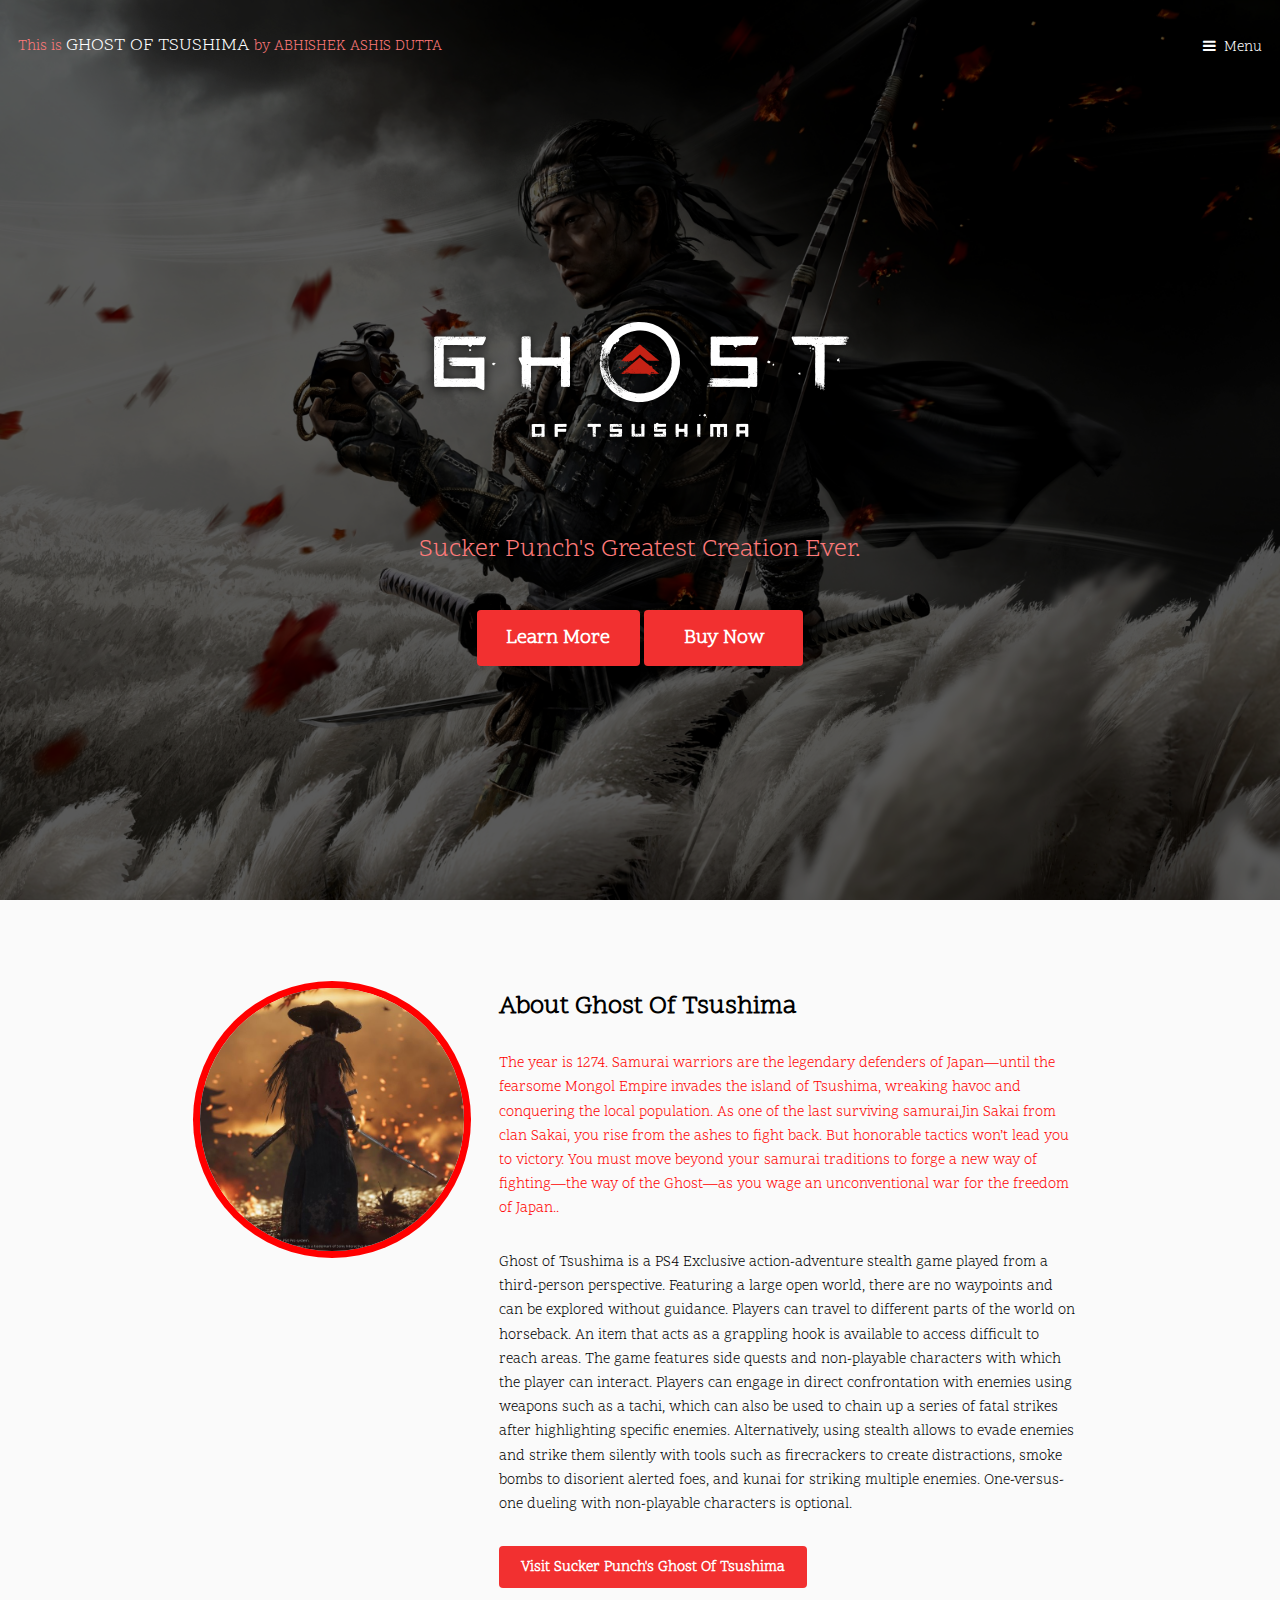
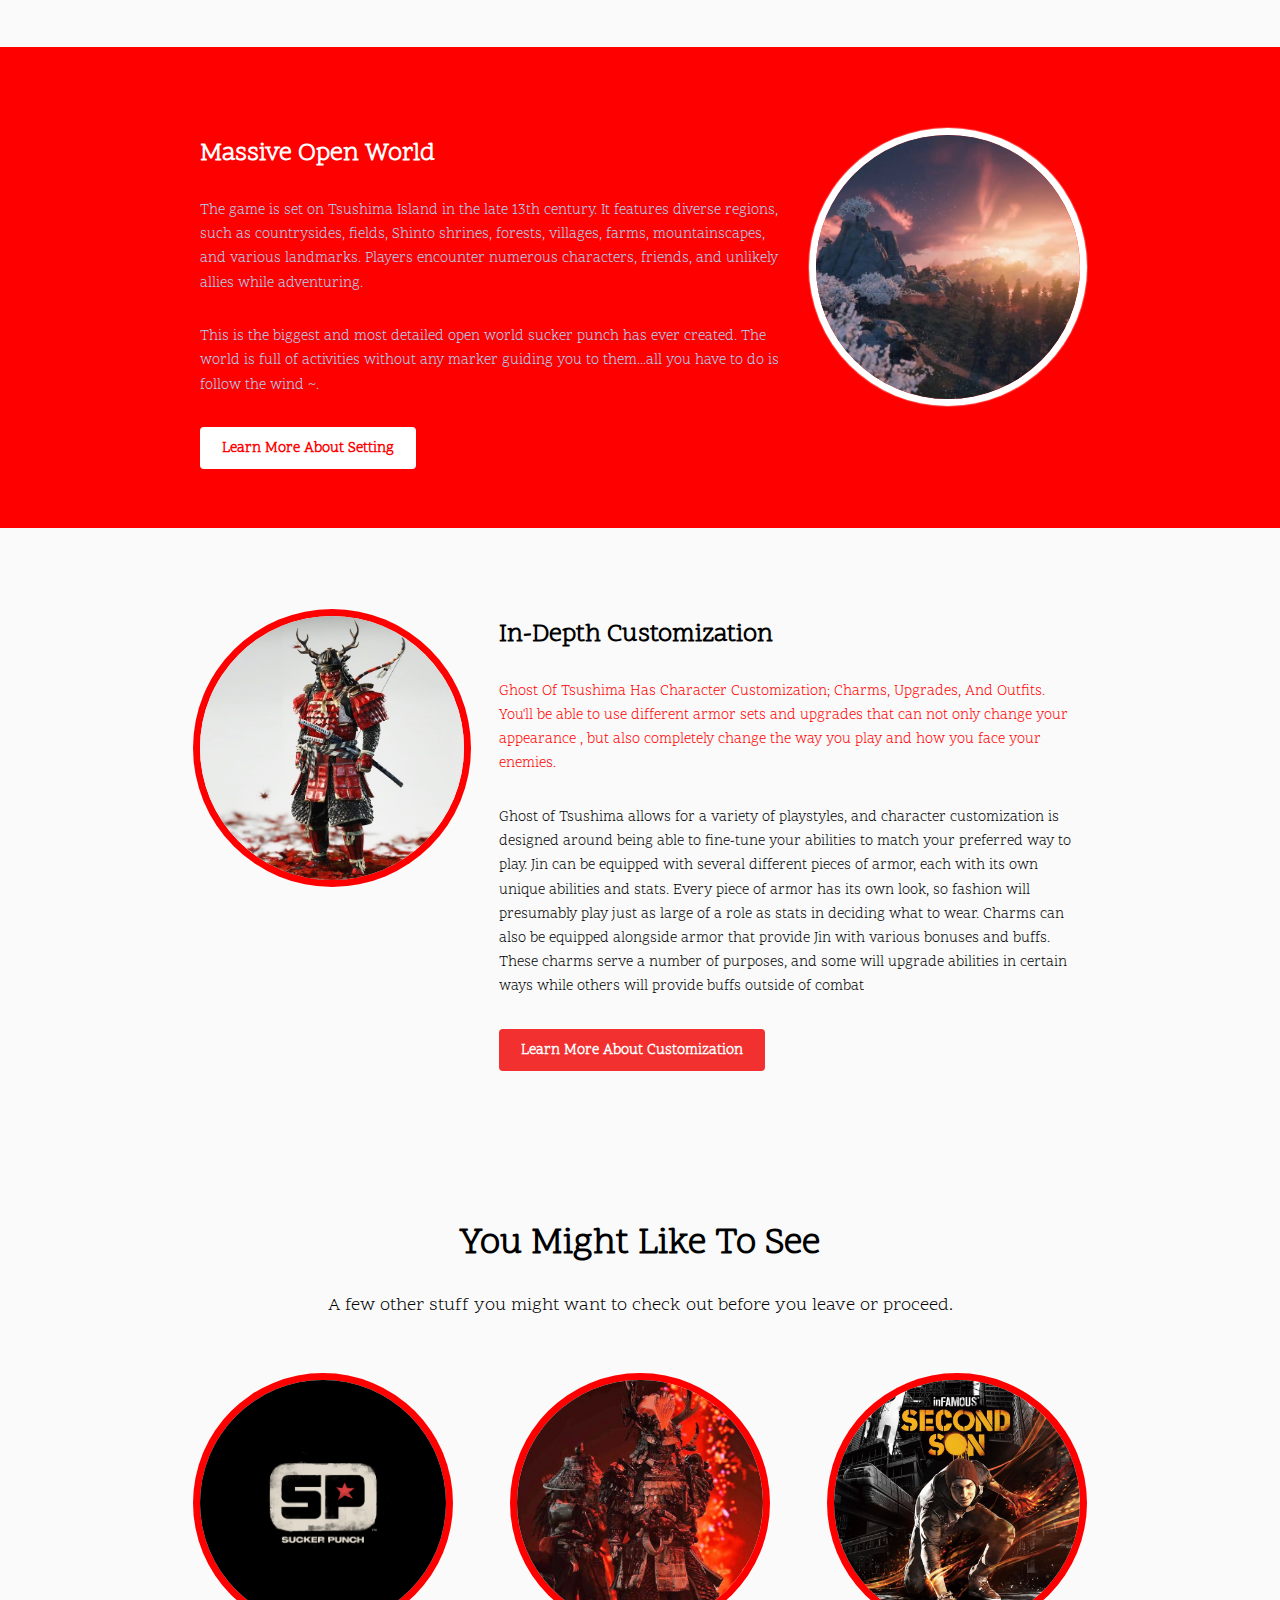
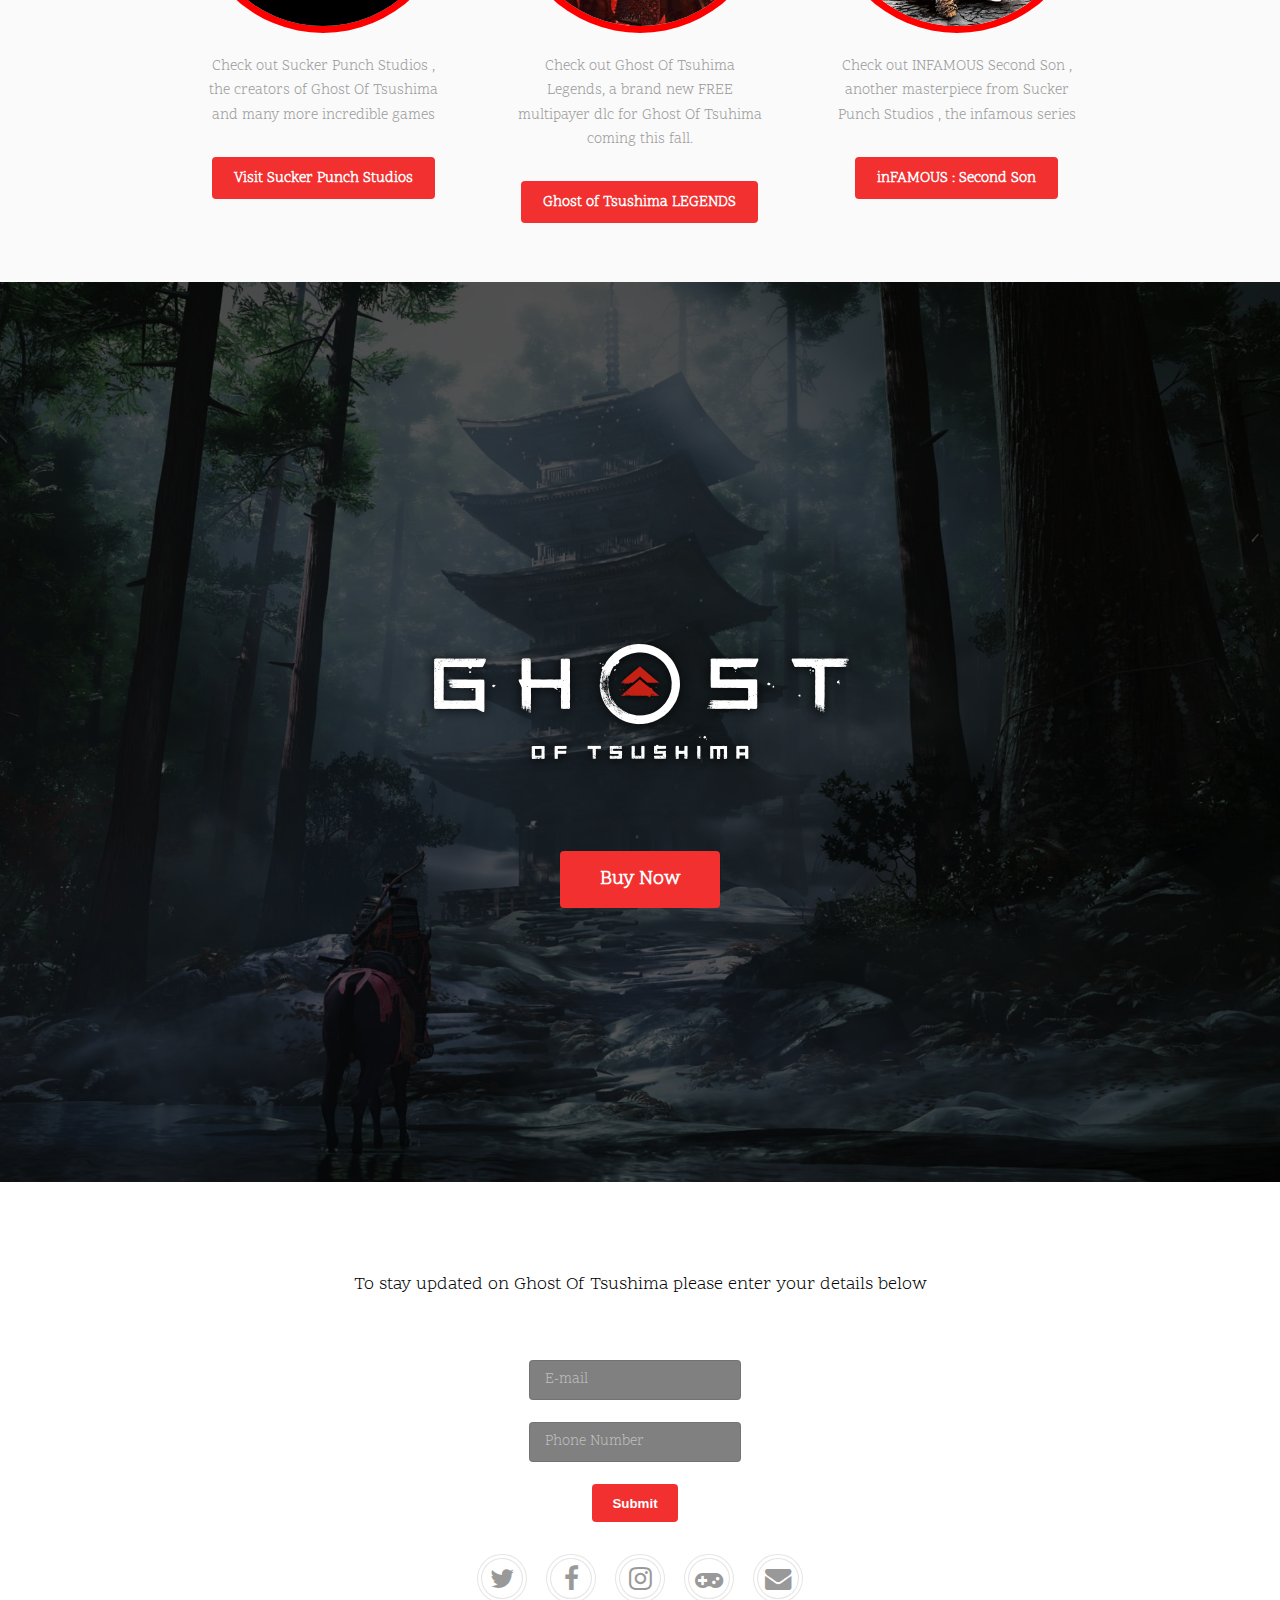
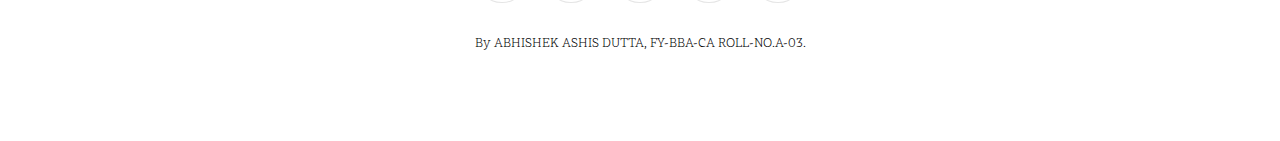
<file: index.html>
<!DOCTYPE HTML>

<html>
	<head>
		<title>Ghost of Tsushima</title>
		<meta charset="utf-8" />
		<meta name="viewport" content="width=device-width, initial-scale=1" />
		<meta keyword="Ghost Of Tsushima,Ghost of tsushima PS4, GOT PS4, ghost of tsushima ps4" />
		<link rel="stylesheet" href="assets/css/main.css" />
	</head>
	<body>

		<!-- Header -->
			<header id="header" class="alt">
				<div class="logo"><a href="index.html">This is <span>GHOST OF TSUSHIMA </span> by ABHISHEK ASHIS DUTTA</a></div>
				<a href="#menu">Menu</a>
			</header>

		<!-- Nav -->
			<nav id="menu">
				<ul class="links">
					<li><a href="index.html">Home</a></li>
					<li><a href="https://www.suckerpunch.com/category/ghost-of-tsushima/">Visit Sucker Punch</a></li>
					<li><a href="https://www.google.com/search?q=ghost+of+tsushima+legends&rlz=1C1CHBF_enIN867IN867&oq=ghost+of+tsushima+legends&aqs=chrome.0.69i59j0l7.10394j0j7&sourceid=chrome&ie=UT">Ghost Of Tsushima Legends</a></li>
					<li><a href="https://www.google.com/search?q=ghost+of+tsushima+news&rlz=1C1CHBF_enIN867IN867&oq=ghost&aqs=chrome.0.69i59l3j46j69i59l2j69i60l2.3436j0j9&sourceid=chrome&ie=UTF-8">Ghost Of Tsushima News </a></li>
					<li><a href="https://store.playstation.com/en-in/product/EP9000-CUSA13323_00-GHOSTSHIP0000000">Buy via PS Store</a></li>
					<li><a href="https://www.amazon.in/PS4-Ghost-of-Tsushima/dp/B085LZSG6F">Buy via PS Amazon</a></li>
					<li><a href="https://www.suckerpunch.com/contact/">Contact Us</a></li>
				</ul>
			</nav>

		<!-- Banner -->
			<section id="banner">
				<div class="inner">
					<header>
						<h1><img src="logo1.png" align=center><!--This is GHOST OF TSUSHIMA--></h1>
						<p>Sucker Punch's Greatest Creation Ever.</p>
					</header>
					<a href="#main" class="button big scrolly">Learn More</a>
					<a href="buy.html" class="button big scrolly"> &nbsp Buy Now &nbsp</a>
				</div>
			</section>

		<!-- Main -->
			<div id="main">

				<!-- Section1 -->
					<section class="wrapper style1">
						<div class="inner">
							<!-- 2 Columns -->
								<div class="flex flex-2">
									<div class="col col1">
										<div class="image round fit">
											<a href="https://www.suckerpunch.com/category/ghost-of-tsushima/" class="link"><img src="images/fight1.jpg" alt="" /></a>
										</div>
									</div>
									<div class="col col2">
										<h3>About Ghost Of Tsushima</h3>
										<p style="color:red;">The year is 1274. Samurai warriors are the legendary defenders of Japan—until the fearsome Mongol Empire invades the island of Tsushima, wreaking havoc and conquering the local population.
											 As one of the last surviving samurai,Jin Sakai from clan Sakai, you rise from the ashes to fight back. But honorable tactics won’t lead you to victory.
											  You must move beyond your samurai traditions to forge a new way of fighting—the way of the Ghost—as you wage an unconventional war for the freedom of Japan..</p>
										<p style="color:black;">Ghost of Tsushima is a PS4 Exclusive action-adventure stealth game played from a third-person perspective. Featuring a large open world, there are no waypoints and can be explored without guidance.
											 Players can travel to different parts of the world on horseback. An item that acts as a grappling hook is available to access difficult to reach areas. The game features side quests and non-playable characters with which the player can interact.
											Players can engage in direct confrontation with enemies using weapons such as a tachi, which can also be used to chain up a series of fatal strikes after highlighting specific enemies. Alternatively,
											 using stealth allows to evade enemies and strike them silently with tools such as firecrackers to create distractions, smoke bombs to disorient alerted foes, and kunai for striking multiple enemies. One-versus-one dueling with non-playable characters is optional. </p>
										<a href="https://www.suckerpunch.com/category/ghost-of-tsushima/" class="button">Visit Sucker Punch's Ghost Of Tsushima</a>
									</div>
								</div>
						</div>
					</section>

				<!-- Section2 -->
					<section class="wrapper style2">
						<div class="inner">
							<div class="flex flex-2">
								<div class="col col2">
									<h3>Massive Open World</h3>
									<p>The game is set on Tsushima Island in the late 13th century. It features diverse regions, such as countrysides, fields, Shinto shrines, forests, villages, farms, mountainscapes, and various landmarks. Players encounter numerous characters, friends, and unlikely allies while adventuring.</p>
									<p>This is the biggest and most detailed open world sucker punch has ever created. The world is full of activities without any marker guiding you to them...all you have to do is follow the wind ~. </p>
									<a href="https://en.wikipedia.org/wiki/Ghost_of_Tsushima#Setting" class="button">Learn More About Setting</a>
								</div>
								<div class="col col1 first">
									<div class="image round fit">
										<a href="https://en.wikipedia.org/wiki/Ghost_of_Tsushima#Setting" class="link"><img src="images/world1.jpg" alt="" /></a>
									</div>
								</div>
							</div>
						</div>
					</section>

					<!-- Section3 -->
						<section class="wrapper style1">
							<div class="inner">
								<!-- 2 Columns -->
									<div class="flex flex-2">
										<div class="col col1">
											<div class="image round fit">
												<a href="https://www.gamespot.com/articles/ghost-of-tsushima-has-character-customization-char/1100-6477296/" class="link"><img src="images/armor22.jpg" alt="" /></a>
											</div>
										</div>
										<div class="col col2">
											<h3>In-Depth Customization</h3>
											<p style="color:red;">Ghost Of Tsushima Has Character Customization; Charms, Upgrades, And Outfits. You'll be able to use different armor sets and upgrades that can
												not only change your appearance , but also completely
											change the way you play and how you face your enemies.</p>
											<p style="color:black;">Ghost of Tsushima allows for a variety of playstyles, and character customization is designed around being able to fine-tune your abilities to match your preferred way to play. Jin can be equipped with several different pieces of armor, each with its own unique abilities and stats. Every piece of armor has its own look,
												 so fashion will presumably play just as large of a role as stats in deciding what to wear. Charms can also be equipped alongside armor that provide Jin with various bonuses and buffs. These charms serve a number of purposes, and some will upgrade abilities in certain ways while others will provide buffs outside of combat </p>
											<a href="https://www.gamespot.com/articles/ghost-of-tsushima-has-character-customization-char/1100-6477296/" class="button">Learn More About Customization</a>
										</div>
									</div>
							</div>
						</section>

				<!-- Section4 -->
					<section class="wrapper style1">
						<div class="inner">
							<header class="align-center">
								<h2>You Might Like To See</h2>
								<p style="color:black;">A few other stuff you might want to check out before you leave or proceed.</p>
							</header>
							<div class="flex flex-3">
								<div class="col align-center">
									<div class="image round fit">
										<img src="images/suckerpunch1.png" alt="" />
									</div>
									<p>Check out Sucker Punch Studios , the creators of Ghost Of Tsushima and many more incredible games</p>
									<a href="https://www.suckerpunch.com/category/ghost-of-tsushima/" class="button">Visit Sucker Punch Studios</a>
								</div>
								<div class="col align-center">
									<div class="image round fit">
										<img src="images/legends1.jpg" alt="" />
									</div>
									<p>Check out Ghost Of Tsuhima Legends,  a brand new FREE multipayer dlc for Ghost Of Tsuhima coming this fall. </p>
									<a href="https://www.google.com/search?q=ghost+of+tsushima+legends&rlz=1C1CHBF_enIN867IN867&oq=gh&aqs=chrome.0.69i59l3j69i57j69i59l2j69i60l2.3336j0j9&sourceid=chrome&ie=UTF-8" class="button">Ghost of Tsushima LEGENDS</a>
								</div>
								<div class="col align-center">
									<div class="image round fit">
										<img src="images/infamous2.jpg" alt="" />
									</div>
									<p>Check out INFAMOUS Second Son , another masterpiece from Sucker Punch Studios , the infamous series  </p>
									<a href="https://www.suckerpunch.com/category/games/second-son/" class="button">inFAMOUS : Second Son</a>
								</div>
							</div>
						</div>
					</section>


			</div>

			<!-- banner2 -->
				<section id="banner2">
					<div class="inner">
						<header>
							<h1><img src="logo1.png" align=center><!--This is GHOST OF TSUSHIMA--></h1>
							<!--<p>SUCKER PUNCH'S GREATEST CREATION EVER.</p>-->
						</header>
						<!--<a href="#main" class="button big scrolly">Learn More</a>-->
						<a href="buy.html" class="button big scrolly"> &nbsp Buy Now &nbsp</a>
					</div>
				</section>

		<!-- Footer -->
			<footer id="footer">
				<div class="copyright">
					<p style="color:black;font-size:18px;">To stay updated on <span>Ghost Of Tsushima</span> please enter your details below</p>
				<!--	<section class="wrapper style1">-->
					<form style="margin: 50px 10px 5px 0; padding: 10px 500px; vertical-align: middle; background-color:white" action="thanks.html">
						<input name="email" placeholder="E-mail" type="text" required style="background-color:grey;color:white;"/><br/>
						<input name="numer" placeholder="Phone Number" type="text" required style="background-color:grey;color:white;" /><br/>
						<button onclick="document.location=thanks.html">Submit</button>
						<!--<a href="thanks.html" class="button big scrolly"> Submit</a>-->
					</form>
			<!--	</section>-->

					<br/>
					<!--<p style="color:black;font-size:18px">SUCKER PUNCH'S SOCIAL MEDIA</p>-->
					<ul class="icons">
						<li><a href="https://twitter.com/suckerpunchprod" class="icon fa-twitter"><span class="label">Twitter</span></a></li>
						<li><a href="https://www.facebook.com/suckerpunchproductions/" class="icon fa-facebook"><span class="label">Facebook</span></a></li>
						<li><a href="https://www.instagram.com/suckerpunchprod/?hl=en" class="icon fa-instagram"><span class="label">Instagram</span></a></li>
						<li><a href="https://support.us.playstation.com/" class="icon fa-gamepad"><span class="label">Instagram</span></a></li>
						<li><a href="https://www.suckerpunch.com/contact/" class="icon fa-envelope"><span class="label">Instagram</span></a></li>
						<!--REMEMBER 'FONT AWESOME'-->
						<!--<li><a href="#" class="icon fa-snapchat"><span class="label">Snapchat</span></a></li>-->
					</ul>
					<p style="color:black;">By ABHISHEK ASHIS DUTTA, FY-BBA-CA ROLL-NO.A-03.</p>
				</div>
			</footer>

		<!-- Scripts -->
			<script src="assets/js/jquery.min.js"></script>
			<script src="assets/js/jquery.scrolly.min.js"></script>
			<script src="assets/js/jquery.scrollex.min.js"></script>
			<script src="assets/js/skel.min.js"></script>
			<script src="assets/js/util.js"></script>
			<script src="assets/js/main.js"></script>

	</body>
</html>
</file>
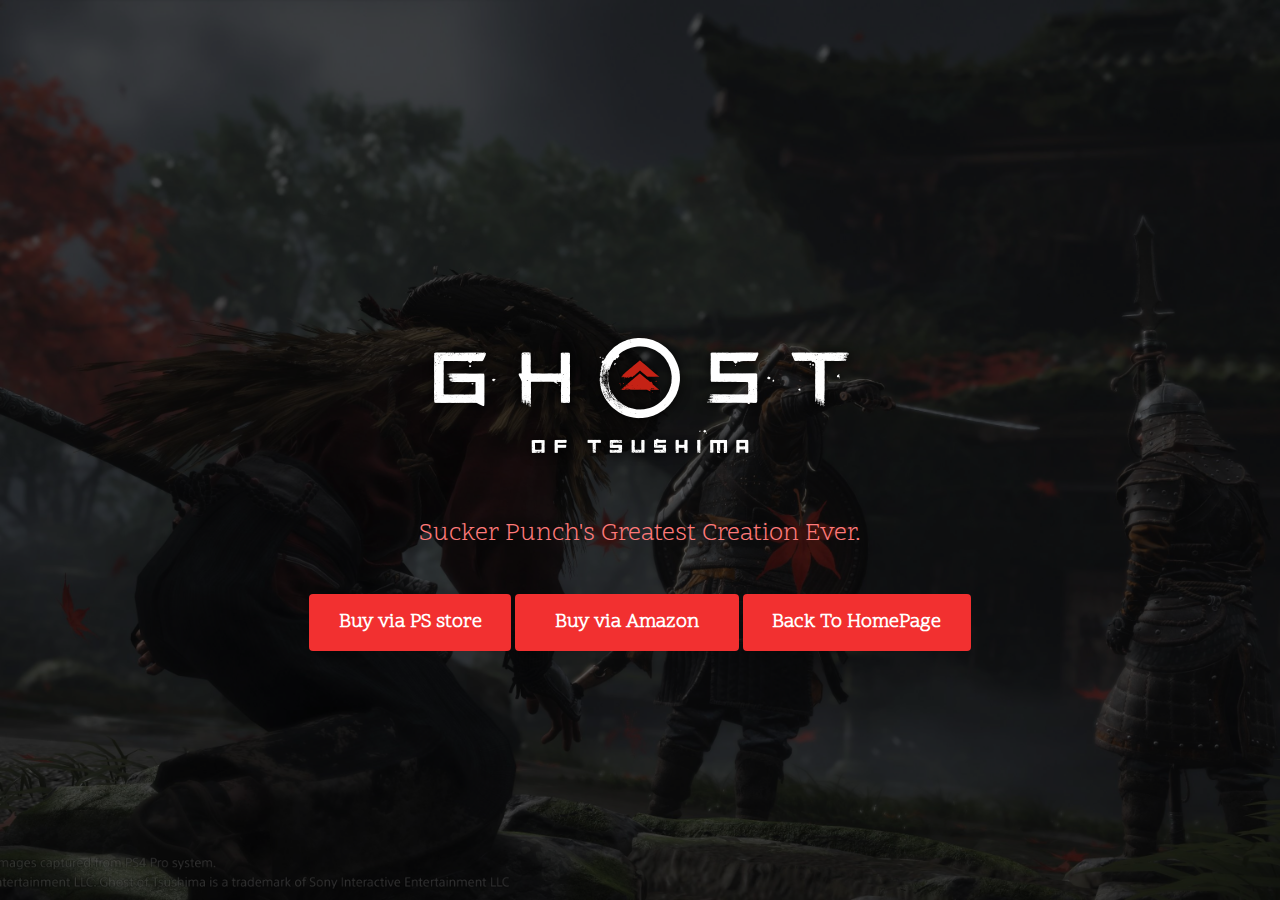
<file: buy.html>
<html>
	<head>
		<title>Ghost of Tsushima</title>
		<meta charset="utf-8" />
		<meta name="viewport" content="width=device-width, initial-scale=1" />
		<link rel="stylesheet" href="assets/css/main.css" />
	</head>
  <body>

  <!-- Banner buy -->
    <section id="banner3">
      <div class="inner">
        <header>
          <h1><img src="logo1.png" align=center><!--This is GHOST OF TSUSHIMA--></h1>
          <p>Sucker Punch's Greatest Creation Ever.</p>
        </header>
        <a href="https://store.playstation.com/en-in/product/EP9000-CUSA13323_00-GHOSTSHIP0000000" class="button big scrolly">Buy via PS store</a>
        <a href="https://www.amazon.in/PS4-Ghost-of-Tsushima/dp/B085LZSG6F" class="button big scrolly"> &nbsp Buy via Amazon &nbsp</a>
				<a href="index.html" class="button big scrolly">Back To HomePage</a>
      </div>
    </section>

		<!-- Scripts -->
			<script src="assets/js/jquery.min.js"></script>
			<script src="assets/js/jquery.scrolly.min.js"></script>
			<script src="assets/js/jquery.scrollex.min.js"></script>
			<script src="assets/js/skel.min.js"></script>
			<script src="assets/js/util.js"></script>
			<script src="assets/js/main.js"></script>

    </body>
  </html>
</file>
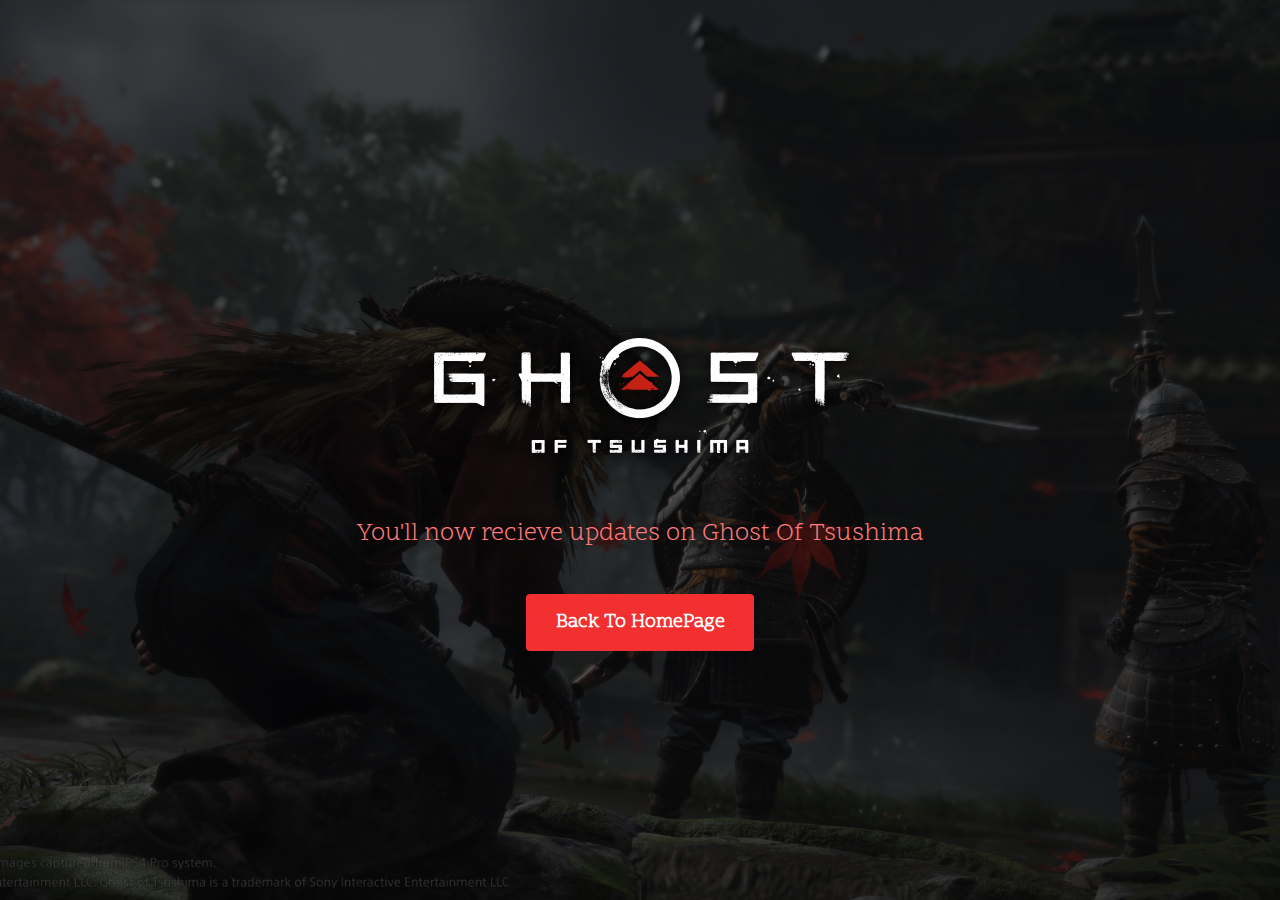
<file: thanks.html>
<html>
	<head>
		<title>Ghost of Tsushima</title>
		<meta charset="utf-8" />
		<meta name="viewport" content="width=device-width, initial-scale=1" />
		<link rel="stylesheet" href="assets/css/main.css" />
	</head>
  <body>

  <!-- Banner buy -->
    <section id="banner3">
      <div class="inner">
        <header>
          <h1><img src="logo1.png" align=center><!--This is GHOST OF TSUSHIMA--></h1>
          <p>You'll now recieve updates on Ghost Of Tsushima</p>
        </header>

				<a href="index.html" class="button big scrolly">Back To HomePage</a>
      </div>
    </section>

		<!-- Scripts -->
			<script src="assets/js/jquery.min.js"></script>
			<script src="assets/js/jquery.scrolly.min.js"></script>
			<script src="assets/js/jquery.scrollex.min.js"></script>
			<script src="assets/js/skel.min.js"></script>
			<script src="assets/js/util.js"></script>
			<script src="assets/js/main.js"></script>

    </body>
  </html>
</file>
<file: assets/css/main.css>
@charset "UTF-8";
@import url(font-awesome.min.css);
@import url("https://fonts.googleapis.com/css?family=Scope+One|Trocchi");

/* Reset */

	html, body, div, span, applet, object, iframe, h1, h2, h3, h4, h5, h6, p, blockquote, pre, a, abbr, acronym, address, big, cite, code, del, dfn, em, img, ins, kbd, q, s, samp, small, strike, strong, sub, sup, tt, var, b, u, i, center, dl, dt, dd, ol, ul, li, fieldset, form, label, legend, table, caption, tbody, tfoot, thead, tr, th, td, article, aside, canvas, details, embed, figure, figcaption, footer, header, hgroup, menu, nav, output, ruby, section, summary, time, mark, audio, video {
		margin: 0;
		padding: 0;
		border: 0;
		font-size: 100%;
		font: inherit;
		vertical-align: baseline;
	}

	article, aside, details, figcaption, figure, footer, header, hgroup, menu, nav, section {
		display: block;
	}

	body {
		line-height: 1;
	}

	ol, ul {
		list-style: none;
	}

	blockquote, q {
		quotes: none;
	}

	blockquote:before, blockquote:after, q:before, q:after {
		content: '';
		content: none;
	}

	table {
		border-collapse: collapse;
		border-spacing: 0;
	}

	body {
		-webkit-text-size-adjust: none;
	}

/* Box Model */

	*, *:before, *:after {
		-moz-box-sizing: border-box;
		-webkit-box-sizing: border-box;
		box-sizing: border-box;
	}

/* Containers */

	.container {
		margin-left: auto;
		margin-right: auto;
	}

	.container.\31 25\25 {
		width: 100%;
		max-width: 100em;
		min-width: 80em;
	}

	.container.\37 5\25 {
		width: 60em;
	}

	.container.\35 0\25 {
		width: 40em;
	}

	.container.\32 5\25 {
		width: 20em;
	}

	.container {
		width: 80em;
	}

	@media screen and (max-width: 1680px) {

		.container.\31 25\25 {
			width: 100%;
			max-width: 100em;
			min-width: 80em;
		}

		.container.\37 5\25 {
			width: 60em;
		}

		.container.\35 0\25 {
			width: 40em;
		}

		.container.\32 5\25 {
			width: 20em;
		}

		.container {
			width: 80em;
		}

	}

	@media screen and (max-width: 1280px) {

		.container.\31 25\25 {
			width: 100%;
			max-width: 81.25em;
			min-width: 65em;
		}

		.container.\37 5\25 {
			width: 48.75em;
		}

		.container.\35 0\25 {
			width: 32.5em;
		}

		.container.\32 5\25 {
			width: 16.25em;
		}

		.container {
			width: 65em;
		}

	}

	@media screen and (max-width: 980px) {

		.container.\31 25\25 {
			width: 100%;
			max-width: 112.5%;
			min-width: 90%;
		}

		.container.\37 5\25 {
			width: 67.5%;
		}

		.container.\35 0\25 {
			width: 45%;
		}

		.container.\32 5\25 {
			width: 22.5%;
		}

		.container {
			width: 90%;
		}

	}

	@media screen and (max-width: 736px) {

		.container.\31 25\25 {
			width: 100%;
			max-width: 112.5%;
			min-width: 90%;
		}

		.container.\37 5\25 {
			width: 67.5%;
		}

		.container.\35 0\25 {
			width: 45%;
		}

		.container.\32 5\25 {
			width: 22.5%;
		}

		.container {
			width: 90% !important;
		}

	}

	@media screen and (max-width: 480px) {

		.container.\31 25\25 {
			width: 100%;
			max-width: 112.5%;
			min-width: 90%;
		}

		.container.\37 5\25 {
			width: 67.5%;
		}

		.container.\35 0\25 {
			width: 45%;
		}

		.container.\32 5\25 {
			width: 22.5%;
		}

		.container {
			width: 90% !important;
		}

	}

/* Grid */

	.row {
		border-bottom: solid 1px transparent;
		-moz-box-sizing: border-box;
		-webkit-box-sizing: border-box;
		box-sizing: border-box;
	}

	.row > * {
		float: left;
		-moz-box-sizing: border-box;
		-webkit-box-sizing: border-box;
		box-sizing: border-box;
	}

	.row:after, .row:before {
		content: '';
		display: block;
		clear: both;
		height: 0;
	}

	.row.uniform > * > :first-child {
		margin-top: 0;
	}

	.row.uniform > * > :last-child {
		margin-bottom: 0;
	}

	.row.\30 \25 > * {
		padding: 0 0 0 0em;
	}

	.row.\30 \25 {
		margin: 0 0 -1px 0em;
	}

	.row.uniform.\30 \25 > * {
		padding: 0em 0 0 0em;
	}

	.row.uniform.\30 \25 {
		margin: 0em 0 -1px 0em;
	}

	.row > * {
		padding: 0 0 0 2em;
	}

	.row {
		margin: 0 0 -1px -2em;
	}

	.row.uniform > * {
		padding: 2em 0 0 2em;
	}

	.row.uniform {
		margin: -2em 0 -1px -2em;
	}

	.row.\32 00\25 > * {
		padding: 0 0 0 4em;
	}

	.row.\32 00\25 {
		margin: 0 0 -1px -4em;
	}

	.row.uniform.\32 00\25 > * {
		padding: 4em 0 0 4em;
	}

	.row.uniform.\32 00\25 {
		margin: -4em 0 -1px -4em;
	}

	.row.\31 50\25 > * {
		padding: 0 0 0 3em;
	}

	.row.\31 50\25 {
		margin: 0 0 -1px -3em;
	}

	.row.uniform.\31 50\25 > * {
		padding: 3em 0 0 3em;
	}

	.row.uniform.\31 50\25 {
		margin: -3em 0 -1px -3em;
	}

	.row.\35 0\25 > * {
		padding: 0 0 0 1em;
	}

	.row.\35 0\25 {
		margin: 0 0 -1px -1em;
	}

	.row.uniform.\35 0\25 > * {
		padding: 1em 0 0 1em;
	}

	.row.uniform.\35 0\25 {
		margin: -1em 0 -1px -1em;
	}

	.row.\32 5\25 > * {
		padding: 0 0 0 0.5em;
	}

	.row.\32 5\25 {
		margin: 0 0 -1px -0.5em;
	}

	.row.uniform.\32 5\25 > * {
		padding: 0.5em 0 0 0.5em;
	}

	.row.uniform.\32 5\25 {
		margin: -0.5em 0 -1px -0.5em;
	}

	.\31 2u, .\31 2u\24 {
		width: 100%;
		clear: none;
		margin-left: 0;
	}

	.\31 1u, .\31 1u\24 {
		width: 91.6666666667%;
		clear: none;
		margin-left: 0;
	}

	.\31 0u, .\31 0u\24 {
		width: 83.3333333333%;
		clear: none;
		margin-left: 0;
	}

	.\39 u, .\39 u\24 {
		width: 75%;
		clear: none;
		margin-left: 0;
	}

	.\38 u, .\38 u\24 {
		width: 66.6666666667%;
		clear: none;
		margin-left: 0;
	}

	.\37 u, .\37 u\24 {
		width: 58.3333333333%;
		clear: none;
		margin-left: 0;
	}

	.\36 u, .\36 u\24 {
		width: 50%;
		clear: none;
		margin-left: 0;
	}

	.\35 u, .\35 u\24 {
		width: 41.6666666667%;
		clear: none;
		margin-left: 0;
	}

	.\34 u, .\34 u\24 {
		width: 33.3333333333%;
		clear: none;
		margin-left: 0;
	}

	.\33 u, .\33 u\24 {
		width: 25%;
		clear: none;
		margin-left: 0;
	}

	.\32 u, .\32 u\24 {
		width: 16.6666666667%;
		clear: none;
		margin-left: 0;
	}

	.\31 u, .\31 u\24 {
		width: 8.3333333333%;
		clear: none;
		margin-left: 0;
	}

	.\31 2u\24 + *,
	.\31 1u\24 + *,
	.\31 0u\24 + *,
	.\39 u\24 + *,
	.\38 u\24 + *,
	.\37 u\24 + *,
	.\36 u\24 + *,
	.\35 u\24 + *,
	.\34 u\24 + *,
	.\33 u\24 + *,
	.\32 u\24 + *,
	.\31 u\24 + * {
		clear: left;
	}

	.\-11u {
		margin-left: 91.66667%;
	}

	.\-10u {
		margin-left: 83.33333%;
	}

	.\-9u {
		margin-left: 75%;
	}

	.\-8u {
		margin-left: 66.66667%;
	}

	.\-7u {
		margin-left: 58.33333%;
	}

	.\-6u {
		margin-left: 50%;
	}

	.\-5u {
		margin-left: 41.66667%;
	}

	.\-4u {
		margin-left: 33.33333%;
	}

	.\-3u {
		margin-left: 25%;
	}

	.\-2u {
		margin-left: 16.66667%;
	}

	.\-1u {
		margin-left: 8.33333%;
	}

	@media screen and (max-width: 1680px) {

		.row > * {
			padding: 0 0 0 2em;
		}

		.row {
			margin: 0 0 -1px -2em;
		}

		.row.uniform > * {
			padding: 2em 0 0 2em;
		}

		.row.uniform {
			margin: -2em 0 -1px -2em;
		}

		.row.\32 00\25 > * {
			padding: 0 0 0 4em;
		}

		.row.\32 00\25 {
			margin: 0 0 -1px -4em;
		}

		.row.uniform.\32 00\25 > * {
			padding: 4em 0 0 4em;
		}

		.row.uniform.\32 00\25 {
			margin: -4em 0 -1px -4em;
		}

		.row.\31 50\25 > * {
			padding: 0 0 0 3em;
		}

		.row.\31 50\25 {
			margin: 0 0 -1px -3em;
		}

		.row.uniform.\31 50\25 > * {
			padding: 3em 0 0 3em;
		}

		.row.uniform.\31 50\25 {
			margin: -3em 0 -1px -3em;
		}

		.row.\35 0\25 > * {
			padding: 0 0 0 1em;
		}

		.row.\35 0\25 {
			margin: 0 0 -1px -1em;
		}

		.row.uniform.\35 0\25 > * {
			padding: 1em 0 0 1em;
		}

		.row.uniform.\35 0\25 {
			margin: -1em 0 -1px -1em;
		}

		.row.\32 5\25 > * {
			padding: 0 0 0 0.5em;
		}

		.row.\32 5\25 {
			margin: 0 0 -1px -0.5em;
		}

		.row.uniform.\32 5\25 > * {
			padding: 0.5em 0 0 0.5em;
		}

		.row.uniform.\32 5\25 {
			margin: -0.5em 0 -1px -0.5em;
		}

		.\31 2u\28xlarge\29, .\31 2u\24\28xlarge\29 {
			width: 100%;
			clear: none;
			margin-left: 0;
		}

		.\31 1u\28xlarge\29, .\31 1u\24\28xlarge\29 {
			width: 91.6666666667%;
			clear: none;
			margin-left: 0;
		}

		.\31 0u\28xlarge\29, .\31 0u\24\28xlarge\29 {
			width: 83.3333333333%;
			clear: none;
			margin-left: 0;
		}

		.\39 u\28xlarge\29, .\39 u\24\28xlarge\29 {
			width: 75%;
			clear: none;
			margin-left: 0;
		}

		.\38 u\28xlarge\29, .\38 u\24\28xlarge\29 {
			width: 66.6666666667%;
			clear: none;
			margin-left: 0;
		}

		.\37 u\28xlarge\29, .\37 u\24\28xlarge\29 {
			width: 58.3333333333%;
			clear: none;
			margin-left: 0;
		}

		.\36 u\28xlarge\29, .\36 u\24\28xlarge\29 {
			width: 50%;
			clear: none;
			margin-left: 0;
		}

		.\35 u\28xlarge\29, .\35 u\24\28xlarge\29 {
			width: 41.6666666667%;
			clear: none;
			margin-left: 0;
		}

		.\34 u\28xlarge\29, .\34 u\24\28xlarge\29 {
			width: 33.3333333333%;
			clear: none;
			margin-left: 0;
		}

		.\33 u\28xlarge\29, .\33 u\24\28xlarge\29 {
			width: 25%;
			clear: none;
			margin-left: 0;
		}

		.\32 u\28xlarge\29, .\32 u\24\28xlarge\29 {
			width: 16.6666666667%;
			clear: none;
			margin-left: 0;
		}

		.\31 u\28xlarge\29, .\31 u\24\28xlarge\29 {
			width: 8.3333333333%;
			clear: none;
			margin-left: 0;
		}

		.\31 2u\24\28xlarge\29 + *,
		.\31 1u\24\28xlarge\29 + *,
		.\31 0u\24\28xlarge\29 + *,
		.\39 u\24\28xlarge\29 + *,
		.\38 u\24\28xlarge\29 + *,
		.\37 u\24\28xlarge\29 + *,
		.\36 u\24\28xlarge\29 + *,
		.\35 u\24\28xlarge\29 + *,
		.\34 u\24\28xlarge\29 + *,
		.\33 u\24\28xlarge\29 + *,
		.\32 u\24\28xlarge\29 + *,
		.\31 u\24\28xlarge\29 + * {
			clear: left;
		}

		.\-11u\28xlarge\29 {
			margin-left: 91.66667%;
		}

		.\-10u\28xlarge\29 {
			margin-left: 83.33333%;
		}

		.\-9u\28xlarge\29 {
			margin-left: 75%;
		}

		.\-8u\28xlarge\29 {
			margin-left: 66.66667%;
		}

		.\-7u\28xlarge\29 {
			margin-left: 58.33333%;
		}

		.\-6u\28xlarge\29 {
			margin-left: 50%;
		}

		.\-5u\28xlarge\29 {
			margin-left: 41.66667%;
		}

		.\-4u\28xlarge\29 {
			margin-left: 33.33333%;
		}

		.\-3u\28xlarge\29 {
			margin-left: 25%;
		}

		.\-2u\28xlarge\29 {
			margin-left: 16.66667%;
		}

		.\-1u\28xlarge\29 {
			margin-left: 8.33333%;
		}

	}

	@media screen and (max-width: 1280px) {

		.row > * {
			padding: 0 0 0 1.5em;
		}

		.row {
			margin: 0 0 -1px -1.5em;
		}

		.row.uniform > * {
			padding: 1.5em 0 0 1.5em;
		}

		.row.uniform {
			margin: -1.5em 0 -1px -1.5em;
		}

		.row.\32 00\25 > * {
			padding: 0 0 0 3em;
		}

		.row.\32 00\25 {
			margin: 0 0 -1px -3em;
		}

		.row.uniform.\32 00\25 > * {
			padding: 3em 0 0 3em;
		}

		.row.uniform.\32 00\25 {
			margin: -3em 0 -1px -3em;
		}

		.row.\31 50\25 > * {
			padding: 0 0 0 2.25em;
		}

		.row.\31 50\25 {
			margin: 0 0 -1px -2.25em;
		}

		.row.uniform.\31 50\25 > * {
			padding: 2.25em 0 0 2.25em;
		}

		.row.uniform.\31 50\25 {
			margin: -2.25em 0 -1px -2.25em;
		}

		.row.\35 0\25 > * {
			padding: 0 0 0 0.75em;
		}

		.row.\35 0\25 {
			margin: 0 0 -1px -0.75em;
		}

		.row.uniform.\35 0\25 > * {
			padding: 0.75em 0 0 0.75em;
		}

		.row.uniform.\35 0\25 {
			margin: -0.75em 0 -1px -0.75em;
		}

		.row.\32 5\25 > * {
			padding: 0 0 0 0.375em;
		}

		.row.\32 5\25 {
			margin: 0 0 -1px -0.375em;
		}

		.row.uniform.\32 5\25 > * {
			padding: 0.375em 0 0 0.375em;
		}

		.row.uniform.\32 5\25 {
			margin: -0.375em 0 -1px -0.375em;
		}

		.\31 2u\28large\29, .\31 2u\24\28large\29 {
			width: 100%;
			clear: none;
			margin-left: 0;
		}

		.\31 1u\28large\29, .\31 1u\24\28large\29 {
			width: 91.6666666667%;
			clear: none;
			margin-left: 0;
		}

		.\31 0u\28large\29, .\31 0u\24\28large\29 {
			width: 83.3333333333%;
			clear: none;
			margin-left: 0;
		}

		.\39 u\28large\29, .\39 u\24\28large\29 {
			width: 75%;
			clear: none;
			margin-left: 0;
		}

		.\38 u\28large\29, .\38 u\24\28large\29 {
			width: 66.6666666667%;
			clear: none;
			margin-left: 0;
		}

		.\37 u\28large\29, .\37 u\24\28large\29 {
			width: 58.3333333333%;
			clear: none;
			margin-left: 0;
		}

		.\36 u\28large\29, .\36 u\24\28large\29 {
			width: 50%;
			clear: none;
			margin-left: 0;
		}

		.\35 u\28large\29, .\35 u\24\28large\29 {
			width: 41.6666666667%;
			clear: none;
			margin-left: 0;
		}

		.\34 u\28large\29, .\34 u\24\28large\29 {
			width: 33.3333333333%;
			clear: none;
			margin-left: 0;
		}

		.\33 u\28large\29, .\33 u\24\28large\29 {
			width: 25%;
			clear: none;
			margin-left: 0;
		}

		.\32 u\28large\29, .\32 u\24\28large\29 {
			width: 16.6666666667%;
			clear: none;
			margin-left: 0;
		}

		.\31 u\28large\29, .\31 u\24\28large\29 {
			width: 8.3333333333%;
			clear: none;
			margin-left: 0;
		}

		.\31 2u\24\28large\29 + *,
		.\31 1u\24\28large\29 + *,
		.\31 0u\24\28large\29 + *,
		.\39 u\24\28large\29 + *,
		.\38 u\24\28large\29 + *,
		.\37 u\24\28large\29 + *,
		.\36 u\24\28large\29 + *,
		.\35 u\24\28large\29 + *,
		.\34 u\24\28large\29 + *,
		.\33 u\24\28large\29 + *,
		.\32 u\24\28large\29 + *,
		.\31 u\24\28large\29 + * {
			clear: left;
		}

		.\-11u\28large\29 {
			margin-left: 91.66667%;
		}

		.\-10u\28large\29 {
			margin-left: 83.33333%;
		}

		.\-9u\28large\29 {
			margin-left: 75%;
		}

		.\-8u\28large\29 {
			margin-left: 66.66667%;
		}

		.\-7u\28large\29 {
			margin-left: 58.33333%;
		}

		.\-6u\28large\29 {
			margin-left: 50%;
		}

		.\-5u\28large\29 {
			margin-left: 41.66667%;
		}

		.\-4u\28large\29 {
			margin-left: 33.33333%;
		}

		.\-3u\28large\29 {
			margin-left: 25%;
		}

		.\-2u\28large\29 {
			margin-left: 16.66667%;
		}

		.\-1u\28large\29 {
			margin-left: 8.33333%;
		}

	}

	@media screen and (max-width: 980px) {

		.row > * {
			padding: 0 0 0 1.5em;
		}

		.row {
			margin: 0 0 -1px -1.5em;
		}

		.row.uniform > * {
			padding: 1.5em 0 0 1.5em;
		}

		.row.uniform {
			margin: -1.5em 0 -1px -1.5em;
		}

		.row.\32 00\25 > * {
			padding: 0 0 0 3em;
		}

		.row.\32 00\25 {
			margin: 0 0 -1px -3em;
		}

		.row.uniform.\32 00\25 > * {
			padding: 3em 0 0 3em;
		}

		.row.uniform.\32 00\25 {
			margin: -3em 0 -1px -3em;
		}

		.row.\31 50\25 > * {
			padding: 0 0 0 2.25em;
		}

		.row.\31 50\25 {
			margin: 0 0 -1px -2.25em;
		}

		.row.uniform.\31 50\25 > * {
			padding: 2.25em 0 0 2.25em;
		}

		.row.uniform.\31 50\25 {
			margin: -2.25em 0 -1px -2.25em;
		}

		.row.\35 0\25 > * {
			padding: 0 0 0 0.75em;
		}

		.row.\35 0\25 {
			margin: 0 0 -1px -0.75em;
		}

		.row.uniform.\35 0\25 > * {
			padding: 0.75em 0 0 0.75em;
		}

		.row.uniform.\35 0\25 {
			margin: -0.75em 0 -1px -0.75em;
		}

		.row.\32 5\25 > * {
			padding: 0 0 0 0.375em;
		}

		.row.\32 5\25 {
			margin: 0 0 -1px -0.375em;
		}

		.row.uniform.\32 5\25 > * {
			padding: 0.375em 0 0 0.375em;
		}

		.row.uniform.\32 5\25 {
			margin: -0.375em 0 -1px -0.375em;
		}

		.\31 2u\28medium\29, .\31 2u\24\28medium\29 {
			width: 100%;
			clear: none;
			margin-left: 0;
		}

		.\31 1u\28medium\29, .\31 1u\24\28medium\29 {
			width: 91.6666666667%;
			clear: none;
			margin-left: 0;
		}

		.\31 0u\28medium\29, .\31 0u\24\28medium\29 {
			width: 83.3333333333%;
			clear: none;
			margin-left: 0;
		}

		.\39 u\28medium\29, .\39 u\24\28medium\29 {
			width: 75%;
			clear: none;
			margin-left: 0;
		}

		.\38 u\28medium\29, .\38 u\24\28medium\29 {
			width: 66.6666666667%;
			clear: none;
			margin-left: 0;
		}

		.\37 u\28medium\29, .\37 u\24\28medium\29 {
			width: 58.3333333333%;
			clear: none;
			margin-left: 0;
		}

		.\36 u\28medium\29, .\36 u\24\28medium\29 {
			width: 50%;
			clear: none;
			margin-left: 0;
		}

		.\35 u\28medium\29, .\35 u\24\28medium\29 {
			width: 41.6666666667%;
			clear: none;
			margin-left: 0;
		}

		.\34 u\28medium\29, .\34 u\24\28medium\29 {
			width: 33.3333333333%;
			clear: none;
			margin-left: 0;
		}

		.\33 u\28medium\29, .\33 u\24\28medium\29 {
			width: 25%;
			clear: none;
			margin-left: 0;
		}

		.\32 u\28medium\29, .\32 u\24\28medium\29 {
			width: 16.6666666667%;
			clear: none;
			margin-left: 0;
		}

		.\31 u\28medium\29, .\31 u\24\28medium\29 {
			width: 8.3333333333%;
			clear: none;
			margin-left: 0;
		}

		.\31 2u\24\28medium\29 + *,
		.\31 1u\24\28medium\29 + *,
		.\31 0u\24\28medium\29 + *,
		.\39 u\24\28medium\29 + *,
		.\38 u\24\28medium\29 + *,
		.\37 u\24\28medium\29 + *,
		.\36 u\24\28medium\29 + *,
		.\35 u\24\28medium\29 + *,
		.\34 u\24\28medium\29 + *,
		.\33 u\24\28medium\29 + *,
		.\32 u\24\28medium\29 + *,
		.\31 u\24\28medium\29 + * {
			clear: left;
		}

		.\-11u\28medium\29 {
			margin-left: 91.66667%;
		}

		.\-10u\28medium\29 {
			margin-left: 83.33333%;
		}

		.\-9u\28medium\29 {
			margin-left: 75%;
		}

		.\-8u\28medium\29 {
			margin-left: 66.66667%;
		}

		.\-7u\28medium\29 {
			margin-left: 58.33333%;
		}

		.\-6u\28medium\29 {
			margin-left: 50%;
		}

		.\-5u\28medium\29 {
			margin-left: 41.66667%;
		}

		.\-4u\28medium\29 {
			margin-left: 33.33333%;
		}

		.\-3u\28medium\29 {
			margin-left: 25%;
		}

		.\-2u\28medium\29 {
			margin-left: 16.66667%;
		}

		.\-1u\28medium\29 {
			margin-left: 8.33333%;
		}

	}

	@media screen and (max-width: 736px) {

		.row > * {
			padding: 0 0 0 1.25em;
		}

		.row {
			margin: 0 0 -1px -1.25em;
		}

		.row.uniform > * {
			padding: 1.25em 0 0 1.25em;
		}

		.row.uniform {
			margin: -1.25em 0 -1px -1.25em;
		}

		.row.\32 00\25 > * {
			padding: 0 0 0 2.5em;
		}

		.row.\32 00\25 {
			margin: 0 0 -1px -2.5em;
		}

		.row.uniform.\32 00\25 > * {
			padding: 2.5em 0 0 2.5em;
		}

		.row.uniform.\32 00\25 {
			margin: -2.5em 0 -1px -2.5em;
		}

		.row.\31 50\25 > * {
			padding: 0 0 0 1.875em;
		}

		.row.\31 50\25 {
			margin: 0 0 -1px -1.875em;
		}

		.row.uniform.\31 50\25 > * {
			padding: 1.875em 0 0 1.875em;
		}

		.row.uniform.\31 50\25 {
			margin: -1.875em 0 -1px -1.875em;
		}

		.row.\35 0\25 > * {
			padding: 0 0 0 0.625em;
		}

		.row.\35 0\25 {
			margin: 0 0 -1px -0.625em;
		}

		.row.uniform.\35 0\25 > * {
			padding: 0.625em 0 0 0.625em;
		}

		.row.uniform.\35 0\25 {
			margin: -0.625em 0 -1px -0.625em;
		}

		.row.\32 5\25 > * {
			padding: 0 0 0 0.3125em;
		}

		.row.\32 5\25 {
			margin: 0 0 -1px -0.3125em;
		}

		.row.uniform.\32 5\25 > * {
			padding: 0.3125em 0 0 0.3125em;
		}

		.row.uniform.\32 5\25 {
			margin: -0.3125em 0 -1px -0.3125em;
		}

		.\31 2u\28small\29, .\31 2u\24\28small\29 {
			width: 100%;
			clear: none;
			margin-left: 0;
		}

		.\31 1u\28small\29, .\31 1u\24\28small\29 {
			width: 91.6666666667%;
			clear: none;
			margin-left: 0;
		}

		.\31 0u\28small\29, .\31 0u\24\28small\29 {
			width: 83.3333333333%;
			clear: none;
			margin-left: 0;
		}

		.\39 u\28small\29, .\39 u\24\28small\29 {
			width: 75%;
			clear: none;
			margin-left: 0;
		}

		.\38 u\28small\29, .\38 u\24\28small\29 {
			width: 66.6666666667%;
			clear: none;
			margin-left: 0;
		}

		.\37 u\28small\29, .\37 u\24\28small\29 {
			width: 58.3333333333%;
			clear: none;
			margin-left: 0;
		}

		.\36 u\28small\29, .\36 u\24\28small\29 {
			width: 50%;
			clear: none;
			margin-left: 0;
		}

		.\35 u\28small\29, .\35 u\24\28small\29 {
			width: 41.6666666667%;
			clear: none;
			margin-left: 0;
		}

		.\34 u\28small\29, .\34 u\24\28small\29 {
			width: 33.3333333333%;
			clear: none;
			margin-left: 0;
		}

		.\33 u\28small\29, .\33 u\24\28small\29 {
			width: 25%;
			clear: none;
			margin-left: 0;
		}

		.\32 u\28small\29, .\32 u\24\28small\29 {
			width: 16.6666666667%;
			clear: none;
			margin-left: 0;
		}

		.\31 u\28small\29, .\31 u\24\28small\29 {
			width: 8.3333333333%;
			clear: none;
			margin-left: 0;
		}

		.\31 2u\24\28small\29 + *,
		.\31 1u\24\28small\29 + *,
		.\31 0u\24\28small\29 + *,
		.\39 u\24\28small\29 + *,
		.\38 u\24\28small\29 + *,
		.\37 u\24\28small\29 + *,
		.\36 u\24\28small\29 + *,
		.\35 u\24\28small\29 + *,
		.\34 u\24\28small\29 + *,
		.\33 u\24\28small\29 + *,
		.\32 u\24\28small\29 + *,
		.\31 u\24\28small\29 + * {
			clear: left;
		}

		.\-11u\28small\29 {
			margin-left: 91.66667%;
		}

		.\-10u\28small\29 {
			margin-left: 83.33333%;
		}

		.\-9u\28small\29 {
			margin-left: 75%;
		}

		.\-8u\28small\29 {
			margin-left: 66.66667%;
		}

		.\-7u\28small\29 {
			margin-left: 58.33333%;
		}

		.\-6u\28small\29 {
			margin-left: 50%;
		}

		.\-5u\28small\29 {
			margin-left: 41.66667%;
		}

		.\-4u\28small\29 {
			margin-left: 33.33333%;
		}

		.\-3u\28small\29 {
			margin-left: 25%;
		}

		.\-2u\28small\29 {
			margin-left: 16.66667%;
		}

		.\-1u\28small\29 {
			margin-left: 8.33333%;
		}

	}

	@media screen and (max-width: 480px) {

		.row > * {
			padding: 0 0 0 1.25em;
		}

		.row {
			margin: 0 0 -1px -1.25em;
		}

		.row.uniform > * {
			padding: 1.25em 0 0 1.25em;
		}

		.row.uniform {
			margin: -1.25em 0 -1px -1.25em;
		}

		.row.\32 00\25 > * {
			padding: 0 0 0 2.5em;
		}

		.row.\32 00\25 {
			margin: 0 0 -1px -2.5em;
		}

		.row.uniform.\32 00\25 > * {
			padding: 2.5em 0 0 2.5em;
		}

		.row.uniform.\32 00\25 {
			margin: -2.5em 0 -1px -2.5em;
		}

		.row.\31 50\25 > * {
			padding: 0 0 0 1.875em;
		}

		.row.\31 50\25 {
			margin: 0 0 -1px -1.875em;
		}

		.row.uniform.\31 50\25 > * {
			padding: 1.875em 0 0 1.875em;
		}

		.row.uniform.\31 50\25 {
			margin: -1.875em 0 -1px -1.875em;
		}

		.row.\35 0\25 > * {
			padding: 0 0 0 0.625em;
		}

		.row.\35 0\25 {
			margin: 0 0 -1px -0.625em;
		}

		.row.uniform.\35 0\25 > * {
			padding: 0.625em 0 0 0.625em;
		}

		.row.uniform.\35 0\25 {
			margin: -0.625em 0 -1px -0.625em;
		}

		.row.\32 5\25 > * {
			padding: 0 0 0 0.3125em;
		}

		.row.\32 5\25 {
			margin: 0 0 -1px -0.3125em;
		}

		.row.uniform.\32 5\25 > * {
			padding: 0.3125em 0 0 0.3125em;
		}

		.row.uniform.\32 5\25 {
			margin: -0.3125em 0 -1px -0.3125em;
		}

		.\31 2u\28xsmall\29, .\31 2u\24\28xsmall\29 {
			width: 100%;
			clear: none;
			margin-left: 0;
		}

		.\31 1u\28xsmall\29, .\31 1u\24\28xsmall\29 {
			width: 91.6666666667%;
			clear: none;
			margin-left: 0;
		}

		.\31 0u\28xsmall\29, .\31 0u\24\28xsmall\29 {
			width: 83.3333333333%;
			clear: none;
			margin-left: 0;
		}

		.\39 u\28xsmall\29, .\39 u\24\28xsmall\29 {
			width: 75%;
			clear: none;
			margin-left: 0;
		}

		.\38 u\28xsmall\29, .\38 u\24\28xsmall\29 {
			width: 66.6666666667%;
			clear: none;
			margin-left: 0;
		}

		.\37 u\28xsmall\29, .\37 u\24\28xsmall\29 {
			width: 58.3333333333%;
			clear: none;
			margin-left: 0;
		}

		.\36 u\28xsmall\29, .\36 u\24\28xsmall\29 {
			width: 50%;
			clear: none;
			margin-left: 0;
		}

		.\35 u\28xsmall\29, .\35 u\24\28xsmall\29 {
			width: 41.6666666667%;
			clear: none;
			margin-left: 0;
		}

		.\34 u\28xsmall\29, .\34 u\24\28xsmall\29 {
			width: 33.3333333333%;
			clear: none;
			margin-left: 0;
		}

		.\33 u\28xsmall\29, .\33 u\24\28xsmall\29 {
			width: 25%;
			clear: none;
			margin-left: 0;
		}

		.\32 u\28xsmall\29, .\32 u\24\28xsmall\29 {
			width: 16.6666666667%;
			clear: none;
			margin-left: 0;
		}

		.\31 u\28xsmall\29, .\31 u\24\28xsmall\29 {
			width: 8.3333333333%;
			clear: none;
			margin-left: 0;
		}

		.\31 2u\24\28xsmall\29 + *,
		.\31 1u\24\28xsmall\29 + *,
		.\31 0u\24\28xsmall\29 + *,
		.\39 u\24\28xsmall\29 + *,
		.\38 u\24\28xsmall\29 + *,
		.\37 u\24\28xsmall\29 + *,
		.\36 u\24\28xsmall\29 + *,
		.\35 u\24\28xsmall\29 + *,
		.\34 u\24\28xsmall\29 + *,
		.\33 u\24\28xsmall\29 + *,
		.\32 u\24\28xsmall\29 + *,
		.\31 u\24\28xsmall\29 + * {
			clear: left;
		}

		.\-11u\28xsmall\29 {
			margin-left: 91.66667%;
		}

		.\-10u\28xsmall\29 {
			margin-left: 83.33333%;
		}

		.\-9u\28xsmall\29 {
			margin-left: 75%;
		}

		.\-8u\28xsmall\29 {
			margin-left: 66.66667%;
		}

		.\-7u\28xsmall\29 {
			margin-left: 58.33333%;
		}

		.\-6u\28xsmall\29 {
			margin-left: 50%;
		}

		.\-5u\28xsmall\29 {
			margin-left: 41.66667%;
		}

		.\-4u\28xsmall\29 {
			margin-left: 33.33333%;
		}

		.\-3u\28xsmall\29 {
			margin-left: 25%;
		}

		.\-2u\28xsmall\29 {
			margin-left: 16.66667%;
		}

		.\-1u\28xsmall\29 {
			margin-left: 8.33333%;
		}

	}

/* Basic */

	@-ms-viewport {
		width: device-width;
	}

	body {
		-ms-overflow-style: scrollbar;
	}

	@media screen and (max-width: 480px) {

		html, body {
			min-width: 320px;
		}

	}

	body {
		background: #fff;
	}

		body.is-loading *, body.is-loading *:before, body.is-loading *:after {
			-moz-animation: none !important;
			-webkit-animation: none !important;
			-ms-animation: none !important;
			animation: none !important;
			-moz-transition: none !important;
			-webkit-transition: none !important;
			-ms-transition: none !important;
			transition: none !important;
		}

/* Type */

	body {
		background-color: #fff;
		color: #999999;
	}

	body, input, select, textarea {
		font-family: "Scope One", serif;
		font-size: 13pt;
		font-weight: 300;
		line-height: 1.65;
	}

		@media screen and (max-width: 1680px) {

			body, input, select, textarea {
				font-size: 11pt;
			}

		}

		@media screen and (max-width: 1280px) {

			body, input, select, textarea {
				font-size: 11pt;
			}

		}

		@media screen and (max-width: 980px) {

			body, input, select, textarea {
				font-size: 12pt;
			}

		}

		@media screen and (max-width: 736px) {

			body, input, select, textarea {
				font-size: 12pt;
			}

		}

		@media screen and (max-width: 480px) {

			body, input, select, textarea {
				font-size: 12pt;
			}

		}

	a {
		-moz-transition: color 0.2s ease-in-out;
		-webkit-transition: color 0.2s ease-in-out;
		-ms-transition: color 0.2s ease-in-out;
		transition: color 0.2s ease-in-out;
		text-decoration: none;
	}

	strong, b {
		font-weight: 700;
	}

	em, i {
		font-style: italic;
	}

	p {
		margin: 0 0 2em 0;
	}

	h1, h2, h3, h4, h5, h6 {
		font-weight: 700;
		line-height: 1.5;
		margin: 0 0 1em 0;
	}

		h1 a, h2 a, h3 a, h4 a, h5 a, h6 a {
			color: inherit;
			text-decoration: none;
		}

	h1 {
		font-size: 3em;
		margin-bottom: .25em;
	}

		@media screen and (max-width: 736px) {

			h1 {
				font-size: 2.5em;
			}

		}

	h2 {
		font-size: 2.5em;
	}

		@media screen and (max-width: 736px) {

			h2 {
				font-size: 2em;
			}

		}

		@media screen and (max-width: 480px) {

			h2 {
				font-size: 1.5em;
			}

		}

	h3 {
		font-size: 1.75em;
	}

		@media screen and (max-width: 736px) {

			h3 {
				font-size: 1.5em;
			}

		}

		@media screen and (max-width: 480px) {

			h3 {
				font-size: 1.25em;
			}

		}

	h4 {
		font-size: 1.5em;
	}

	h5 {
		font-size: 0.9em;
	}

	h6 {
		font-size: 0.7em;
	}

	sub {
		font-size: 0.8em;
		position: relative;
		top: 0.5em;
	}

	sup {
		font-size: 0.8em;
		position: relative;
		top: -0.5em;
	}

	blockquote {
		border-left: solid 4px;
		font-style: italic;
		margin: 0 0 2em 0;
		padding: 0.5em 0 0.5em 2em;
	}

	code {
		border-radius: 4px;
		border: solid 1px;
		font-family: "Courier New", monospace;
		font-size: 0.9em;
		margin: 0 0.25em;
		padding: 0.25em 0.65em;
	}

	pre {
		-webkit-overflow-scrolling: touch;
		font-family: "Courier New", monospace;
		font-size: 0.9em;
		margin: 0 0 2em 0;
	}

		pre code {
			display: block;
			line-height: 1.75;
			padding: 1em 1.5em;
			overflow-x: auto;
		}

	header p {
		font-size: 1.25em;
	}

	hr {
		border: 0;
		border-bottom: solid 1px;
		margin: 2em 0;
	}

		hr.major {
			margin: 3em 0;
		}

	.align-left {
		text-align: left;
	}

	.align-center {
		text-align: center;
	}

	.align-right {
		text-align: right;
	}

	input, select, textarea {
		color: #000;
	}

	a {
		color: #999999;
	}

		a:hover {
			color: rgba(153, 153, 153, 0.5);
		}

	strong, b {
		color: #000;
	}

	h1, h2, h3, h4, h5, h6 {
		color: #000;
	}

	blockquote {
		border-left-color: rgba(0, 0, 0, 0.1);
	}

	code {
		background: rgba(0, 0, 0, 0.075);
		border-color: rgba(0, 0, 0, 0.1);
	}

	hr {
		border-bottom-color: rgba(0, 0, 0, 0.1);
	}

/* Box */

	.box {
		border-radius: 4px;
		border: solid 1px;
		margin-bottom: 2em;
		padding: 1.5em;
	}

		.box > :last-child,
		.box > :last-child > :last-child,
		.box > :last-child > :last-child > :last-child {
			margin-bottom: 0;
		}

		.box.alt {
			border: 0;
			border-radius: 0;
			padding: 0;
		}

	.box {
		border-color: rgba(0, 0, 0, 0.1);
	}

/* Button */

	input[type="submit"],
	input[type="reset"],
	input[type="button"],
	button,
	.button {
		-moz-appearance: none;
		-webkit-appearance: none;
		-ms-appearance: none;
		appearance: none;
		-moz-transition: background-color 0.2s ease-in-out, color 0.2s ease-in-out;
		-webkit-transition: background-color 0.2s ease-in-out, color 0.2s ease-in-out;
		-ms-transition: background-color 0.2s ease-in-out, color 0.2s ease-in-out;
		transition: background-color 0.2s ease-in-out, color 0.2s ease-in-out;
		border-radius: 4px;
		border: 0;
		cursor: pointer;
		display: inline-block;
		font-weight: 700;
		height: 2.85em;
		line-height: 2.95em;
		padding: 0 1.5em;
		text-align: center;
		text-decoration: none;
		white-space: nowrap;
	}

		input[type="submit"].icon,
		input[type="reset"].icon,
		input[type="button"].icon,
		button.icon,
		.button.icon {
			padding-left: 1.35em;
		}

			input[type="submit"].icon:before,
			input[type="reset"].icon:before,
			input[type="button"].icon:before,
			button.icon:before,
			.button.icon:before {
				margin-right: 0.5em;
			}

		input[type="submit"].fit,
		input[type="reset"].fit,
		input[type="button"].fit,
		button.fit,
		.button.fit {
			display: block;
			margin: 0 0 1em 0;
			width: 100%;
		}

		input[type="submit"].small,
		input[type="reset"].small,
		input[type="button"].small,
		button.small,
		.button.small {
			font-size: 0.8em;
		}

		input[type="submit"].big,
		input[type="reset"].big,
		input[type="button"].big,
		button.big,
		.button.big {
			font-size: 1.35em;
		}

		input[type="submit"].disabled, input[type="submit"]:disabled,
		input[type="reset"].disabled,
		input[type="reset"]:disabled,
		input[type="button"].disabled,
		input[type="button"]:disabled,
		button.disabled,
		button:disabled,
		.button.disabled,
		.button:disabled {
			-moz-pointer-events: none;
			-webkit-pointer-events: none;
			-ms-pointer-events: none;
			pointer-events: none;
			opacity: 0.25;
		}

		@media screen and (max-width: 480px) {

			input[type="submit"],
			input[type="reset"],
			input[type="button"],
			button,
			.button {
				padding: 0;
				width: 100%;
			}

		}

	input[type="submit"],
	input[type="reset"],
	input[type="button"],
	button,
	.button {
		background-color: #f23030 /*#3498db*/;
		color: #fff !important;
	}

		input[type="submit"]:hover,
		input[type="reset"]:hover,
		input[type="button"]:hover,
		button:hover,
		.button:hover {
			background-color: #ff7a7a/*#4aa3df*/;
		}

		input[type="submit"]:active,
		input[type="reset"]:active,
		input[type="button"]:active,
		button:active,
		.button:active {
			background-color: red/*#258cd1*/;
		}

		input[type="submit"].alt,
		input[type="reset"].alt,
		input[type="button"].alt,
		button.alt,
		.button.alt {
			background-color: #ff7a7a/*transparent*/;
			box-shadow: inset 0 0 0 2px rgba(0, 0, 0, 0.1);
			color: #000 !important;
		}

			input[type="submit"].alt:hover,
			input[type="reset"].alt:hover,
			input[type="button"].alt:hover,
			button.alt:hover,
			.button.alt:hover {
				background-color: #ff7a7a /*rgba(0, 0, 0, 0.075)*/;
			}

			input[type="submit"].alt:active,
			input[type="reset"].alt:active,
			input[type="button"].alt:active,
			button.alt:active,
			.button.alt:active {
				background-color: rgba(0, 0, 0, 0.15);
			}

			input[type="submit"].alt.icon:before,
			input[type="reset"].alt.icon:before,
			input[type="button"].alt.icon:before,
			button.alt.icon:before,
			.button.alt.icon:before {
				color: #f23030;
			}

		input[type="submit"].special,
		input[type="reset"].special,
		input[type="button"].special,
		button.special,
		.button.special {
			background-color: #fafafa;
			color: #000 !important;
		}

			input[type="submit"].special:hover,
			input[type="reset"].special:hover,
			input[type="button"].special:hover,
			button.special:hover,
			.button.special:hover {
				background-color: white;
			}

			input[type="submit"].special:active,
			input[type="reset"].special:active,
			input[type="button"].special:active,
			button.special:active,
			.button.special:active {
				background-color: #f23030/*#ededed*/;
			}

/* Flex */

	.flex {
		display: -ms-flexbox;
		-ms-flex-pack: justify;
		display: -moz-flex;
		display: -webkit-flex;
		display: -ms-flex;
		display: flex;
		-moz-flex-wrap: wrap;
		-webkit-flex-wrap: wrap;
		-ms-flex-wrap: wrap;
		flex-wrap: wrap;
		-moz-justify-content: space-between;
		-webkit-justify-content: space-between;
		-ms-justify-content: space-between;
		justify-content: space-between;
	}

		.flex.flex-2, .flex.flex-3 {
			-moz-align-items: stretch;
			-webkit-align-items: stretch;
			-ms-align-items: stretch;
			align-items: stretch;
		}

			.flex.flex-2.center, .flex.flex-3.center {
				-moz-align-items: center;
				-webkit-align-items: center;
				-ms-align-items: center;
				align-items: center;
			}

		.flex.flex-2 .col {
			width: 48%;
		}

			.flex.flex-2 .col.col1 {
				width: 30%;
			}

			.flex.flex-2 .col.col2 {
				width: 66%;
			}

			@media screen and (max-width: 736px) {

				.flex.flex-2 .col.col1, .flex.flex-2 .col.col2 {
					width: 100%;
					margin-bottom: 2em;
				}

					.flex.flex-2 .col.col1 .image, .flex.flex-2 .col.col2 .image {
						max-width: 60%;
						margin: 0 auto 2em auto;
					}

			}

		.flex.flex-3 .col {
			width: 28%;
		}

			@media screen and (max-width: 736px) {

				.flex.flex-3 .col {
					width: 100%;
					margin-bottom: 2em;
				}

					.flex.flex-3 .col .image {
						max-width: 60%;
						margin: 0 auto 2em auto;
					}

			}

		.flex.flex-4 .col {
			width: 22%;
		}

		.flex.flex-tabs {
			-moz-flex-wrap: nowrap;
			-webkit-flex-wrap: nowrap;
			-ms-flex-wrap: nowrap;
			flex-wrap: nowrap;
		}

			.flex.flex-tabs ul {
				width: 20%;
			}

			.flex.flex-tabs .tabs {
				width: 77%;
			}

		@media screen and (max-width: 980px) {

			.flex.flex-4 .col {
				width: 48%;
			}

			.flex.flex-tabs ul {
				width: 30%;
			}

			.flex.flex-tabs .tabs {
				width: 67%;
			}

			.flex.flex-tabs .flex-3 .col {
				width: 48%;
			}

		}

		@media screen and (max-width: 736px) {

			.flex.flex-2 .col, .flex.flex-3 .col, .flex.flex-4 .col {
				width: 100%;
				-moz-order: 2;
				-webkit-order: 2;
				-ms-order: 2;
				order: 2;
			}

				.flex.flex-2 .col.first, .flex.flex-3 .col.first, .flex.flex-4 .col.first {
					-moz-order: 1;
					-webkit-order: 1;
					-ms-order: 1;
					order: 1;
				}

			.flex.flex-tabs {
				-moz-flex-wrap: wrap;
				-webkit-flex-wrap: wrap;
				-ms-flex-wrap: wrap;
				flex-wrap: wrap;
			}

				.flex.flex-tabs ul {
					width: 100%;
				}

				.flex.flex-tabs .tabs {
					width: 100%;
				}

				.flex.flex-tabs .flex-3 .col {
					width: 100%;
				}

		}

/* Form */

	form {
		margin: 0 0 2em 0;
	}

	label {
		display: block;
		font-size: 0.9em;
		font-weight: 700;
		margin: 0 0 1em 0;
	}

	input[type="text"],
	input[type="password"],
	input[type="email"],
	select,
	textarea {
		-moz-appearance: none;
		-webkit-appearance: none;
		-ms-appearance: none;
		appearance: none;
		border-radius: 4px;
		border: none;
		border: solid 1px;
		color: inherit;
		display: block;
		outline: 0;
		padding: 0 1em;
		text-decoration: none;
		width: 100%;
	}

		input[type="text"]:invalid,
		input[type="password"]:invalid,
		input[type="email"]:invalid,
		select:invalid,
		textarea:invalid {
			box-shadow: none;
		}

	.select-wrapper {
		text-decoration: none;
		display: block;
		position: relative;
	}

		.select-wrapper:before {
			-moz-osx-font-smoothing: grayscale;
			-webkit-font-smoothing: antialiased;
			font-family: FontAwesome;
			font-style: normal;
			font-weight: normal;
			text-transform: none !important;
		}

		.select-wrapper:before {
			content: '\f078';
			display: block;
			height: 2.75em;
			line-height: 2.75em;
			pointer-events: none;
			position: absolute;
			right: 0;
			text-align: center;
			top: 0;
			width: 2.75em;
		}

		.select-wrapper select::-ms-expand {
			display: none;
		}

	input[type="text"],
	input[type="password"],
	input[type="email"],
	select {
		height: 2.75em;
	}

	textarea {
		padding: 0.75em 1em;
	}

	input[type="checkbox"],
	input[type="radio"] {
		-moz-appearance: none;
		-webkit-appearance: none;
		-ms-appearance: none;
		appearance: none;
		display: block;
		float: left;
		margin-right: -2em;
		opacity: 0;
		width: 1em;
		z-index: -1;
	}

		input[type="checkbox"] + label,
		input[type="radio"] + label {
			text-decoration: none;
			cursor: pointer;
			display: inline-block;
			font-size: 1em;
			font-weight: 300;
			padding-left: 2.4em;
			padding-right: 0.75em;
			position: relative;
		}

			input[type="checkbox"] + label:before,
			input[type="radio"] + label:before {
				-moz-osx-font-smoothing: grayscale;
				-webkit-font-smoothing: antialiased;
				font-family: FontAwesome;
				font-style: normal;
				font-weight: normal;
				text-transform: none !important;
			}

			input[type="checkbox"] + label:before,
			input[type="radio"] + label:before {
				border-radius: 4px;
				border: solid 1px;
				content: '';
				display: inline-block;
				height: 1.65em;
				left: 0;
				line-height: 1.58125em;
				position: absolute;
				text-align: center;
				top: 0;
				width: 1.65em;
			}

		input[type="checkbox"]:checked + label:before,
		input[type="radio"]:checked + label:before {
			content: '\f00c';
		}

	input[type="checkbox"] + label:before {
		border-radius: 4px;
	}

	input[type="radio"] + label:before {
		border-radius: 100%;
	}

	::-webkit-input-placeholder {
		opacity: 1.0;
	}

	:-moz-placeholder {
		opacity: 1.0;
	}

	::-moz-placeholder {
		opacity: 1.0;
	}

	:-ms-input-placeholder {
		opacity: 1.0;
	}

	.formerize-placeholder {
		opacity: 1.0;
	}

	label {
		color: #000;
	}

	input[type="text"],
	input[type="password"],
	input[type="email"],
	select,
	textarea {
		background: rgba(0, 0, 0, 0.075);
		border-color: rgba(0, 0, 0, 0.1);
	}

		input[type="text"]:focus,
		input[type="password"]:focus,
		input[type="email"]:focus,
		select:focus,
		textarea:focus {
			border-color: #fafafa;
			box-shadow: 0 0 0 1px #fafafa;
		}

	.select-wrapper:before {
		color: rgba(0, 0, 0, 0.1);
	}

	input[type="checkbox"] + label,
	input[type="radio"] + label {
		color: #999999;
	}

		input[type="checkbox"] + label:before,
		input[type="radio"] + label:before {
			background: rgba(0, 0, 0, 0.075);
			border-color: rgba(0, 0, 0, 0.1);
		}

	input[type="checkbox"]:checked + label:before,
	input[type="radio"]:checked + label:before {
		background-color: #fafafa;
		border-color: #fafafa;
		color: #000;
	}

	input[type="checkbox"]:focus + label:before,
	input[type="radio"]:focus + label:before {
		border-color: #fafafa;
		box-shadow: 0 0 0 1px #fafafa;
	}

	::-webkit-input-placeholder {
		color: #bfbfbf !important;
	}

	:-moz-placeholder {
		color: #bfbfbf !important;
	}

	::-moz-placeholder {
		color: #bfbfbf !important;
	}

	:-ms-input-placeholder {
		color: #bfbfbf !important;
	}

	.formerize-placeholder {
		color: #bfbfbf !important;
	}

/* Icon */

	.icon {
		text-decoration: none;
		border-bottom: none;
		position: relative;
	}

		.icon:before {
			-moz-osx-font-smoothing: grayscale;
			-webkit-font-smoothing: antialiased;
			font-family: FontAwesome;
			font-style: normal;
			font-weight: normal;
			text-transform: none !important;
		}

		.icon > .label {
			display: none;
		}

/* Image */

	.image {
		border: 0;
		display: inline-block;
		position: relative;
		box-shadow: 0px 0px 0px 7px #fff, 0px 0px 0px 8px rgba(0, 0, 0, 0.1);
	}

		.image img {
			display: block;
		}

		.image.left, .image.right {
			max-width: 40%;
		}

			.image.left img, .image.right img {
				width: 100%;
			}

		.image.left {
			float: left;
			margin: 0 1.5em 1em 0;
			top: 0.25em;
		}

		.image.right {
			float: right;
			margin: 0 0 1em 1.5em;
			top: 0.25em;
		}

		.image.fit {
			display: block;
			margin: 0 0 2em 0;
			width: 100%;
		}

			.image.fit img {
				width: 100%;
			}

		.image.round {
			border-radius: 100%;
		}

			.image.round img {
				border-radius: 100%;
			}

		.image.main {
			display: block;
			margin: 0 0 3em 0;
			width: 100%;
		}

			.image.main img {
				width: 100%;
			}

	.video-wrapper {
		position: relative;
		padding-bottom: 56.25%;
	/* 16:9 */

		padding-top: 25px;
		height: 0;
	}

		.video-wrapper iframe, .video-wrapper object, .video-wrapper embed {
			position: absolute;
			top: 0;
			left: 0;
			width: 100%;
			height: 100%;
		}

/* List */

	ol {
		list-style: decimal;
		margin: 0 0 2em 0;
		padding-left: 1.25em;
	}

		ol li {
			padding-left: 0.25em;
		}

	ul {
		list-style: disc;
		margin: 0 0 2em 0;
		padding-left: 1em;
	}

		ul li {
			padding-left: 0.5em;
		}

		ul.alt {
			list-style: none;
			padding-left: 0;
		}

			ul.alt li {
				border-top: solid 1px;
				padding: 0.5em 0;
			}

				ul.alt li:first-child {
					border-top: 0;
					padding-top: 0;
				}

		ul.icons {
			cursor: default;
			list-style: none;
			padding-left: 0;
		}

			ul.icons li {
				display: inline-block;
				padding: 0 2em 0 0;
			}

				ul.icons li:last-child {
					padding-right: 0;
				}

				ul.icons li .icon:before {
					font-size: 2em;
				}

		ul.actions {
			cursor: default;
			list-style: none;
			padding-left: 0;
		}

			ul.actions li {
				display: inline-block;
				padding: 0 1em 0 0;
				vertical-align: middle;
			}

				ul.actions li:last-child {
					padding-right: 0;
				}

			ul.actions.small li {
				padding: 0 0.5em 0 0;
			}

			ul.actions.vertical li {
				display: block;
				padding: 1em 0 0 0;
			}

				ul.actions.vertical li:first-child {
					padding-top: 0;
				}

				ul.actions.vertical li > * {
					margin-bottom: 0;
				}

			ul.actions.vertical.small li {
				padding: 0.5em 0 0 0;
			}

				ul.actions.vertical.small li:first-child {
					padding-top: 0;
				}

			ul.actions.fit {
				display: table;
				margin-left: -1em;
				padding: 0;
				table-layout: fixed;
				width: calc(100% + 1em);
			}

				ul.actions.fit li {
					display: table-cell;
					padding: 0 0 0 1em;
				}

					ul.actions.fit li > * {
						margin-bottom: 0;
					}

				ul.actions.fit.small {
					margin-left: -0.5em;
					width: calc(100% + 0.5em);
				}

					ul.actions.fit.small li {
						padding: 0 0 0 0.5em;
					}

			@media screen and (max-width: 480px) {

				ul.actions {
					margin: 0 0 2em 0;
				}

					ul.actions li {
						padding: 1em 0 0 0;
						display: block;
						text-align: center;
						width: 100%;
					}

						ul.actions li:first-child {
							padding-top: 0;
						}

						ul.actions li > * {
							width: 100%;
							margin: 0 !important;
						}

							ul.actions li > *.icon:before {
								margin-left: -2em;
							}

					ul.actions.small li {
						padding: 0.5em 0 0 0;
					}

						ul.actions.small li:first-child {
							padding-top: 0;
						}

			}

	dl {
		margin: 0 0 2em 0;
	}

		dl dt {
			display: block;
			font-weight: 700;
			margin: 0 0 1em 0;
		}

		dl dd {
			margin-left: 2em;
		}

	ul.alt li {
		border-top-color: rgba(0, 0, 0, 0.1);
	}

/* Section/Article */

	section.special, article.special {
		text-align: center;
	}

	header p {
		position: relative;
		margin: 0 0 1.5em 0;
	}

	header h2 + p {
		font-size: 1.25em;
		margin-top: -1em;
	}

	header h3 + p {
		font-size: 1.1em;
		margin-top: -0.8em;
	}

	header h4 + p,
	header h5 + p,
	header h6 + p {
		font-size: 0.9em;
		margin-top: -0.6em;
	}

	header p {
		color: #bfbfbf;
	}

/* Tab */

	ul.tab-list {
		list-style: none;
		margin: 0 0 1em 0;
		padding: 0;
	}

		ul.tab-list li a {
			background: rgba(255, 255, 255, 0.075);
			border-radius: 4px;
			color: rgba(255, 255, 255, 0.5) !important;
			margin-bottom: .5em;
			padding: .5em 1em;
			display: inline-block;
			width: 100%;
		}

			ul.tab-list li a.active {
				background: #aa14cc;
				color: #fff !important;
			}

			ul.tab-list li a:hover {
				background: #693dcc;
				color: #fff !important;
			}

	.tab {
		display: none;
	}

		.tab.active {
			display: -ms-flexbox;
			display: -moz-flex;
			display: -webkit-flex;
			display: -ms-flex;
			display: flex;
		}

/* Table */

	.table-wrapper {
		-webkit-overflow-scrolling: touch;
		overflow-x: auto;
	}

	table {
		margin: 0 0 2em 0;
		width: 100%;
	}

		table tbody tr {
			border: solid 1px;
			border-left: 0;
			border-right: 0;
		}

		table td {
			padding: 0.75em 0.75em;
		}

		table th {
			font-size: 0.9em;
			font-weight: 700;
			padding: 0 0.75em 0.75em 0.75em;
			text-align: left;
		}

		table thead {
			border-bottom: solid 2px;
		}

		table tfoot {
			border-top: solid 2px;
		}

		table.alt {
			border-collapse: separate;
		}

			table.alt tbody tr td {
				border: solid 1px;
				border-left-width: 0;
				border-top-width: 0;
			}

				table.alt tbody tr td:first-child {
					border-left-width: 1px;
				}

			table.alt tbody tr:first-child td {
				border-top-width: 1px;
			}

			table.alt thead {
				border-bottom: 0;
			}

			table.alt tfoot {
				border-top: 0;
			}

	table tbody tr {
		border-color: rgba(0, 0, 0, 0.1);
	}

		table tbody tr:nth-child(2n + 1) {
			background-color: rgba(0, 0, 0, 0.075);
		}

	table th {
		color: #000;
	}

	table thead {
		border-bottom-color: rgba(0, 0, 0, 0.1);
	}

	table tfoot {
		border-top-color: rgba(0, 0, 0, 0.1);
	}

	table.alt tbody tr td {
		border-color: rgba(0, 0, 0, 0.1);
	}

/* Wrapper */

	.wrapper {
		padding: 6em 0 4em 0;
		position: relative;
	}

		.wrapper .inner {
			margin: 0 auto;
			width: 80em;
			position: relative;
			z-index: 99;
		}

		.wrapper header {
			margin-bottom: 4em;
		}

			@media screen and (max-width: 736px) {

				.wrapper header {
					margin-bottom: 2em;
				}

			}

		.wrapper.style1 {
			background-color: #fafafa;
			color: #999999;
		}

			.wrapper.style1 input, .wrapper.style1 select, .wrapper.style1 textarea {
				color: #000;
			}

			.wrapper.style1 a {
				color: #000;
			}

				.wrapper.style1 a:hover {
					color: rgba(0, 0, 0, 0.5);
				}

			.wrapper.style1 strong, .wrapper.style1 b {
				color: #000;
			}

			.wrapper.style1 h1, .wrapper.style1 h2, .wrapper.style1 h3, .wrapper.style1 h4, .wrapper.style1 h5, .wrapper.style1 h6 {
				color: #000;
			}

			.wrapper.style1 blockquote {
				border-left-color: rgba(0, 0, 0, 0.15);
			}

			.wrapper.style1 code {
				background: rgba(0, 0, 0, 0.075);
				border-color: rgba(0, 0, 0, 0.15);
			}

			.wrapper.style1 hr {
				border-bottom-color: rgba(0, 0, 0, 0.15);
			}

			.wrapper.style1 .box {
				border-color: rgba(0, 0, 0, 0.15);
			}

			.wrapper.style1 input[type="submit"],
			.wrapper.style1 input[type="reset"],
			.wrapper.style1 input[type="button"],
			.wrapper.style1 button,
			.wrapper.style1 .button {
				background-color: #f23030;
				color: #fff !important;
			}

				.wrapper.style1 input[type="submit"]:hover,
				.wrapper.style1 input[type="reset"]:hover,
				.wrapper.style1 input[type="button"]:hover,
				.wrapper.style1 button:hover,
				.wrapper.style1 .button:hover {
					background-color: #ff7a7a;
				}

				.wrapper.style1 input[type="submit"]:active,
				.wrapper.style1 input[type="reset"]:active,
				.wrapper.style1 input[type="button"]:active,
				.wrapper.style1 button:active,
				.wrapper.style1 .button:active {
					background-color: red;
				}

				.wrapper.style1 input[type="submit"].alt,
				.wrapper.style1 input[type="reset"].alt,
				.wrapper.style1 input[type="button"].alt,
				.wrapper.style1 button.alt,
				.wrapper.style1 .button.alt {
					background-color: transparent;
					box-shadow: inset 0 0 0 2px rgba(0, 0, 0, 0.15);
					color: #000 !important;
				}

					.wrapper.style1 input[type="submit"].alt:hover,
					.wrapper.style1 input[type="reset"].alt:hover,
					.wrapper.style1 input[type="button"].alt:hover,
					.wrapper.style1 button.alt:hover,
					.wrapper.style1 .button.alt:hover {
						background-color: rgba(0, 0, 0, 0.075);
					}

					.wrapper.style1 input[type="submit"].alt:active,
					.wrapper.style1 input[type="reset"].alt:active,
					.wrapper.style1 input[type="button"].alt:active,
					.wrapper.style1 button.alt:active,
					.wrapper.style1 .button.alt:active {
						background-color: rgba(0, 0, 0, 0.2);
					}

					.wrapper.style1 input[type="submit"].alt.icon:before,
					.wrapper.style1 input[type="reset"].alt.icon:before,
					.wrapper.style1 input[type="button"].alt.icon:before,
					.wrapper.style1 button.alt.icon:before,
					.wrapper.style1 .button.alt.icon:before {
						color: #bfbfbf;
					}

				.wrapper.style1 input[type="submit"].special,
				.wrapper.style1 input[type="reset"].special,
				.wrapper.style1 input[type="button"].special,
				.wrapper.style1 button.special,
				.wrapper.style1 .button.special {
					background-color: #000;
					color: #fafafa !important;
				}

			.wrapper.style1 label {
				color: #000;
			}

			.wrapper.style1 input[type="text"],
			.wrapper.style1 input[type="password"],
			.wrapper.style1 input[type="email"],
			.wrapper.style1 select,
			.wrapper.style1 textarea {
				background: rgba(0, 0, 0, 0.075);
				border-color: rgba(0, 0, 0, 0.15);
			}

				.wrapper.style1 input[type="text"]:focus,
				.wrapper.style1 input[type="password"]:focus,
				.wrapper.style1 input[type="email"]:focus,
				.wrapper.style1 select:focus,
				.wrapper.style1 textarea:focus {
					border-color: #000;
					box-shadow: 0 0 0 1px #000;
				}

			.wrapper.style1 .select-wrapper:before {
				color: rgba(0, 0, 0, 0.15);
			}

			.wrapper.style1 input[type="checkbox"] + label,
			.wrapper.style1 input[type="radio"] + label {
				color: #999999;
			}

				.wrapper.style1 input[type="checkbox"] + label:before,
				.wrapper.style1 input[type="radio"] + label:before {
					background: rgba(0, 0, 0, 0.075);
					border-color: rgba(0, 0, 0, 0.15);
				}

			.wrapper.style1 input[type="checkbox"]:checked + label:before,
			.wrapper.style1 input[type="radio"]:checked + label:before {
				background-color: #000;
				border-color: #000;
				color: #fafafa;
			}

			.wrapper.style1 input[type="checkbox"]:focus + label:before,
			.wrapper.style1 input[type="radio"]:focus + label:before {
				border-color: #000;
				box-shadow: 0 0 0 1px #000;
			}

			.wrapper.style1 ::-webkit-input-placeholder {
				color: #bfbfbf !important;
			}

			.wrapper.style1 :-moz-placeholder {
				color: #bfbfbf !important;
			}

			.wrapper.style1 ::-moz-placeholder {
				color: #bfbfbf !important;
			}

			.wrapper.style1 :-ms-input-placeholder {
				color: #bfbfbf !important;
			}

			.wrapper.style1 .formerize-placeholder {
				color: #bfbfbf !important;
			}

			.wrapper.style1 ul.alt li {
				border-top-color: rgba(0, 0, 0, 0.15);
			}

			.wrapper.style1 header p {
				color: #bfbfbf;
			}

			.wrapper.style1 table tbody tr {
				border-color: rgba(0, 0, 0, 0.15);
			}

				.wrapper.style1 table tbody tr:nth-child(2n + 1) {
					background-color: rgba(0, 0, 0, 0.075);
				}

			.wrapper.style1 table th {
				color: #000;
			}

			.wrapper.style1 table thead {
				border-bottom-color: rgba(0, 0, 0, 0.15);
			}

			.wrapper.style1 table tfoot {
				border-top-color: rgba(0, 0, 0, 0.15);
			}

			.wrapper.style1 table.alt tbody tr td {
				border-color: rgba(0, 0, 0, 0.15);
			}

		.wrapper.style2 {
			background-color: red/*#3498db*/;
			color: #aed6f1;
		}

			.wrapper.style2 input, .wrapper.style2 select, .wrapper.style2 textarea {
				color: #fff;
			}

			.wrapper.style2 a {
				color: #999999;
			}

				.wrapper.style2 a:hover {
					color: rgba(153, 153, 153, 0.5);
				}

			.wrapper.style2 strong, .wrapper.style2 b {
				color: #fff;
			}

			.wrapper.style2 h1, .wrapper.style2 h2, .wrapper.style2 h3, .wrapper.style2 h4, .wrapper.style2 h5, .wrapper.style2 h6 {
				color: #fff;
			}

			.wrapper.style2 blockquote {
				border-left-color: rgba(255, 255, 255, 0.25);
			}

			.wrapper.style2 code {
				background: rgba(255, 255, 255, 0.075);
				border-color: rgba(255, 255, 255, 0.25);
			}

			.wrapper.style2 hr {
				border-bottom-color: rgba(255, 255, 255, 0.25);
			}

			.wrapper.style2 .box {
				border-color: rgba(255, 255, 255, 0.25);
			}

			.wrapper.style2 input[type="submit"],
			.wrapper.style2 input[type="reset"],
			.wrapper.style2 input[type="button"],
			.wrapper.style2 button,
			.wrapper.style2 .button {
				background-color: #fff;
				color:red /*#3498db*/ !important;
			}

				.wrapper.style2 input[type="submit"].alt,
				.wrapper.style2 input[type="reset"].alt,
				.wrapper.style2 input[type="button"].alt,
				.wrapper.style2 button.alt,
				.wrapper.style2 .button.alt {
					background-color: transparent;
					box-shadow: inset 0 0 0 2px rgba(255, 255, 255, 0.25);
					color: #fff !important;
				}

					.wrapper.style2 input[type="submit"].alt:hover,
					.wrapper.style2 input[type="reset"].alt:hover,
					.wrapper.style2 input[type="button"].alt:hover,
					.wrapper.style2 button.alt:hover,
					.wrapper.style2 .button.alt:hover {
						background-color: rgba(255, 255, 255, 0.075);
					}

					.wrapper.style2 input[type="submit"].alt:active,
					.wrapper.style2 input[type="reset"].alt:active,
					.wrapper.style2 input[type="button"].alt:active,
					.wrapper.style2 button.alt:active,
					.wrapper.style2 .button.alt:active {
						background-color: rgba(255, 255, 255, 0.2);
					}

					.wrapper.style2 input[type="submit"].alt.icon:before,
					.wrapper.style2 input[type="reset"].alt.icon:before,
					.wrapper.style2 input[type="button"].alt.icon:before,
					.wrapper.style2 button.alt.icon:before,
					.wrapper.style2 .button.alt.icon:before {
						color: #67b2e4;
					}

				.wrapper.style2 input[type="submit"].special,
				.wrapper.style2 input[type="reset"].special,
				.wrapper.style2 input[type="button"].special,
				.wrapper.style2 button.special,
				.wrapper.style2 .button.special {
					background-color: #fafafa;
					color: #000 !important;
				}

					.wrapper.style2 input[type="submit"].special:hover,
					.wrapper.style2 input[type="reset"].special:hover,
					.wrapper.style2 input[type="button"].special:hover,
					.wrapper.style2 button.special:hover,
					.wrapper.style2 .button.special:hover {
						background-color: white;
					}

					.wrapper.style2 input[type="submit"].special:active,
					.wrapper.style2 input[type="reset"].special:active,
					.wrapper.style2 input[type="button"].special:active,
					.wrapper.style2 button.special:active,
					.wrapper.style2 .button.special:active {
						background-color: #ededed;
					}

			.wrapper.style2 label {
				color: #fff;
			}

			.wrapper.style2 input[type="text"],
			.wrapper.style2 input[type="password"],
			.wrapper.style2 input[type="email"],
			.wrapper.style2 select,
			.wrapper.style2 textarea {
				background: rgba(255, 255, 255, 0.075);
				border-color: rgba(255, 255, 255, 0.25);
			}

				.wrapper.style2 input[type="text"]:focus,
				.wrapper.style2 input[type="password"]:focus,
				.wrapper.style2 input[type="email"]:focus,
				.wrapper.style2 select:focus,
				.wrapper.style2 textarea:focus {
					border-color: #fafafa;
					box-shadow: 0 0 0 1px #fafafa;
				}

			.wrapper.style2 .select-wrapper:before {
				color: rgba(255, 255, 255, 0.25);
			}

			.wrapper.style2 input[type="checkbox"] + label,
			.wrapper.style2 input[type="radio"] + label {
				color: #aed6f1;
			}

				.wrapper.style2 input[type="checkbox"] + label:before,
				.wrapper.style2 input[type="radio"] + label:before {
					background: rgba(255, 255, 255, 0.075);
					border-color: rgba(255, 255, 255, 0.25);
				}

			.wrapper.style2 input[type="checkbox"]:checked + label:before,
			.wrapper.style2 input[type="radio"]:checked + label:before {
				background-color: #fafafa;
				border-color: #fafafa;
				color: #000;
			}

			.wrapper.style2 input[type="checkbox"]:focus + label:before,
			.wrapper.style2 input[type="radio"]:focus + label:before {
				border-color: #fafafa;
				box-shadow: 0 0 0 1px #fafafa;
			}

			.wrapper.style2 ::-webkit-input-placeholder {
				color:red /*#67b2e4*/ !important;
			}

			.wrapper.style2 :-moz-placeholder {
				color: red !important;
			}

			.wrapper.style2 ::-moz-placeholder {
				color: red !important;
			}

			.wrapper.style2 :-ms-input-placeholder {
				color: red !important;
			}

			.wrapper.style2 .formerize-placeholder {
				color: red !important;
			}

			.wrapper.style2 ul.alt li {
				border-top-color: rgba(255, 255, 255, 0.25);
			}

			.wrapper.style2 header p {
				color: red;
			}

			.wrapper.style2 table tbody tr {
				border-color: rgba(255, 255, 255, 0.25);
			}

				.wrapper.style2 table tbody tr:nth-child(2n + 1) {
					background-color: rgba(255, 255, 255, 0.075);
				}

			.wrapper.style2 table th {
				color: #fff;
			}

			.wrapper.style2 table thead {
				border-bottom-color: rgba(255, 255, 255, 0.25);
			}

			.wrapper.style2 table tfoot {
				border-top-color: rgba(255, 255, 255, 0.25);
			}

			.wrapper.style2 table.alt tbody tr td {
				border-color: rgba(255, 255, 255, 0.25);
			}

			.wrapper.style2 .image {
				box-shadow: 0px 0px 0px 7px white, 0px 0px 0px 8px rgba(255, 255, 255, 0.25);
			}

			.wrapper.style1 .image {
				box-shadow: 0px 0px 0px 7px red, 0px 0px 0px 8px rgba(255, 255, 255, 0.25);
			}

		@media screen and (max-width: 1280px) {

			.wrapper > .inner {
				width: 60em;
			}

		}

		@media screen and (max-width: 980px) {

			.wrapper > .inner {
				width: 90%;
			}

		}

		@media screen and (max-width: 736px) {

			.wrapper {
				padding: 3em 0 1em 0;
			}

		}

/* Header */

	body.subpage {
		padding-top: 3.125em;
	}

	@-moz-keyframes reveal-header {
		0% {
			top: -4em;
			opacity: 0;
		}

		100% {
			top: 0;
			opacity: 1;
		}
	}

	@-webkit-keyframes reveal-header {
		0% {
			top: -4em;
			opacity: 0;
		}

		100% {
			top: 0;
			opacity: 1;
		}
	}

	@-ms-keyframes reveal-header {
		0% {
			top: -4em;
			opacity: 0;
		}

		100% {
			top: 0;
			opacity: 1;
		}
	}

	@keyframes reveal-header {
		0% {
			top: -4em;
			opacity: 0;
		}

		100% {
			top: 0;
			opacity: 1;
		}
	}

	#header {
		background: rgba(0, 0, 0, 0.75);
		color: #aed6f1;
		cursor: default;
		height: 3.25em;
		left: 0;
		line-height: 3.25em;
		position: fixed;
		text-align: right;
		top: 0;
		width: 100%;
		z-index: 10001;
	}

		#header > .logo {
			display: inline-block;
			height: inherit;
			left: 1.25em;
			line-height: inherit;
			margin: 0;
			padding: 0;
			position: absolute;
			top: 0;
		}

			#header > .logo a {
				font-size: 1.0em;
				color: #ff7a7a/*#3498db*/;
			}

				#header > .logo a:hover {
					color: #ff7a7a;
				}

			#header > .logo span {
				font-weight: 400;
				font-size: 1.25em;
				color: #FFF;
			}

		#header > a {
			-moz-transition: color 0.2s ease-in-out;
			-webkit-transition: color 0.2s ease-in-out;
			-ms-transition: color 0.2s ease-in-out;
			transition: color 0.2s ease-in-out;
			display: inline-block;
			padding: 0 0.75em;
			color: inherit;
			text-decoration: none;
			color: #FFF;
		}

			#header > a:hover {
				color: #ff7a7a /*#3498db*/;
			}

			#header > a[href="#menu"] {
				text-decoration: none;
				-webkit-tap-highlight-color: transparent;
			}

				#header > a[href="#menu"]:before {
					content: "";
					-moz-osx-font-smoothing: grayscale;
					-webkit-font-smoothing: antialiased;
					font-family: FontAwesome;
					font-style: normal;
					font-weight: normal;
					text-transform: none !important;
				}

				#header > a[href="#menu"]:before {
					margin: 0 0.5em 0 0;
				}

			#header > a + a[href="#menu"]:last-child {
				border-left: solid 1px rgba(255, 255, 255, 0.25);
				padding-left: 1.25em;
				margin-left: 0.5em;
			}

			#header > a:last-child {
				padding-right: 1.25em;
			}

			@media screen and (max-width: 736px) {

				#header > a {
					padding: 0 0.5em;
				}

					#header > a + a[href="#menu"]:last-child {
						padding-left: 1em;
						margin-left: 0.25em;
					}

					#header > a:last-child {
						padding-right: 1em;
					}

			}

		#header.reveal {
			-moz-animation: reveal-header 0.5s ease;
			-webkit-animation: reveal-header 0.5s ease;
			-ms-animation: reveal-header 0.5s ease;
			animation: reveal-header 0.5s ease;
		}

		#header.alt {
			-moz-animation: none;
			-webkit-animation: none;
			-ms-animation: none;
			animation: none;
			background-color: transparent;
			box-shadow: none;
			overflow: hidden;
			position: absolute;
			top: 1.5em;
		}

			#header.alt h1 {
				left: 2.5em;
			}

			#header.alt nav {
				right: 2.5em;
			}

	@media screen and (max-width: 980px) {

		body.subpage {
			padding-top: 44px;
		}

		#header {
			height: 44px;
			line-height: 44px;
		}

			#header > h1 {
				left: 1em;
			}

				#header > h1 a {
					font-size: 1em;
				}

	}

	@media screen and (max-width: 480px) {

		#header {
			min-width: 320px;
		}

	}

/* Menu */

	#menu {
		-moz-transform: translateX(20em);
		-webkit-transform: translateX(20em);
		-ms-transform: translateX(20em);
		transform: translateX(20em);
		-moz-transition: -moz-transform 0.5s ease, box-shadow 0.5s ease, visibility 0.5s;
		-webkit-transition: -webkit-transform 0.5s ease, box-shadow 0.5s ease, visibility 0.5s;
		-ms-transition: -ms-transform 0.5s ease, box-shadow 0.5s ease, visibility 0.5s;
		transition: transform 0.5s ease, box-shadow 0.5s ease, visibility 0.5s;
		-webkit-overflow-scrolling: touch;
		background: rgba(0, 0, 0, 0.925);
		box-shadow: none;
		color: #fff;
		height: 100%;
		max-width: 80%;
		overflow-y: auto;
		padding: 3em 2em;
		position: fixed;
		right: 0;
		top: 0;
		visibility: hidden;
		width: 20em;
		z-index: 10002;
	}

		#menu > ul {
			margin: 0 0 1em 0;
		}

			#menu > ul.links {
				list-style: none;
				padding: 0;
			}

				#menu > ul.links > li {
					padding: 0;
				}

					#menu > ul.links > li > a:not(.button) {
						border: 0;
						border-top: solid 1px rgba(255, 255, 255, 0.25);
						color: inherit;
						display: block;
						line-height: 3.5em;
						text-decoration: none;
					}

					#menu > ul.links > li > .button {
						display: block;
						margin: 0.5em 0 0 0;
					}

					#menu > ul.links > li:hover {
						color: #ff7a7a /*#3498db*/;
					}

					#menu > ul.links > li:first-child > a:not(.button) {
						border-top: 0 !important;
					}

		#menu .close {
			text-decoration: none;
			-moz-transition: color 0.2s ease-in-out;
			-webkit-transition: color 0.2s ease-in-out;
			-ms-transition: color 0.2s ease-in-out;
			transition: color 0.2s ease-in-out;
			-webkit-tap-highlight-color: transparent;
			border: 0;
			color: #fff;
			cursor: pointer;
			display: block;
			height: 3.25em;
			line-height: 3.25em;
			padding-right: 1.25em;
			position: absolute;
			right: 0;
			text-align: right;
			top: 0;
			vertical-align: middle;
			width: 7em;
		}

			#menu .close:before {
				content: "";
				-moz-osx-font-smoothing: grayscale;
				-webkit-font-smoothing: antialiased;
				font-family: FontAwesome;
				font-style: normal;
				font-weight: normal;
				text-transform: none !important;
			}

			#menu .close:before {
				font-size: 1.25em;
			}

			#menu .close:hover {
				color: red;
			}

			@media screen and (max-width: 736px) {

				#menu .close {
					height: 4em;
					line-height: 4em;
				}

			}

		#menu.visible {
			-moz-transform: translateX(0);
			-webkit-transform: translateX(0);
			-ms-transform: translateX(0);
			transform: translateX(0);
			box-shadow: 0 0 1.5em 0 rgba(0, 0, 0, 0.2);
			visibility: visible;
		}

		@media screen and (max-width: 736px) {

			#menu {
				padding: 2.5em 1.75em;
			}

		}

/* Banner */

	#banner {
		display: -ms-flexbox;
		-ms-flex-pack: center;
		-ms-flex-align: center;
		padding: 8em 0 6em 0;
		-moz-align-items: center;
		-webkit-align-items: center;
		-ms-align-items: center;
		align-items: center;
		display: -moz-flex;
		display: -webkit-flex;
		display: -ms-flex;
		display: flex;
		-moz-justify-content: center;
		-webkit-justify-content: center;
		-ms-justify-content: center;
		justify-content: center;
		background-image: url("../../images/ghost.png");
		background-position: center;
		background-size: cover;
		background-repeat: no-repeat;
		border-top: 0;
		min-height: 100vh;
		height: 100vh !important;
		position: relative;
		text-align: center;
		overflow: hidden;
	}

	#banner {
		display: -ms-flexbox;
		-ms-flex-pack: center;
		-ms-flex-align: center;
		padding: 8em 0 6em 0;
		-moz-align-items: center;
		-webkit-align-items: center;
		-ms-align-items: center;
		align-items: center;
		display: -moz-flex;
		display: -webkit-flex;
		display: -ms-flex;
		display: flex;
		-moz-justify-content: center;
		-webkit-justify-content: center;
		-ms-justify-content: center;
		justify-content: center;
		background-image: url("../../images/ghost.png");
		background-position: center;
		background-size: cover;
		background-repeat: no-repeat;
		border-top: 0;
		min-height: 100vh;
		height: 100vh !important;
		position: relative;
		text-align: center;
		overflow: hidden;
	}

		#banner .inner {
			-moz-transform: scale(1.0);
			-webkit-transform: scale(1.0);
			-ms-transform: scale(1.0);
			transform: scale(1.0);
			-moz-transition: opacity 1s ease, -moz-transform 1s ease;
			-webkit-transition: opacity 1s ease, -webkit-transform 1s ease;
			-ms-transition: opacity 1s ease, -ms-transform 1s ease;
			transition: opacity 1s ease, transform 1s ease;
			opacity: 1;
			position: relative;
			z-index: 2;
		}

		#banner h1 {
			font-size: 4em;
			margin-bottom: .25em;
			color: #FFF;
		}

		#banner p {
			color: #ff7a7a /*rgba(255, 255, 255, 0.85)*/;
			font-size: 1.75em;
		}

	@-moz-keyframes more {
		0% {
			bottom: -3em;
		}

		100% {
			bottom: 0;
		}
	}

	@-webkit-keyframes more {
		0% {
			bottom: -3em;
		}

		100% {
			bottom: 0;
		}
	}

	@-ms-keyframes more {
		0% {
			bottom: -3em;
		}

		100% {
			bottom: 0;
		}
	}

	@keyframes more {
		0% {
			bottom: -3em;
		}

		100% {
			bottom: 0;
		}
	}

		#banner:before {
			-moz-transition: opacity 3s ease;
			-webkit-transition: opacity 3s ease;
			-ms-transition: opacity 3s ease;
			transition: opacity 3s ease;
			-moz-transition-delay: 1.25s;
			-webkit-transition-delay: 1.25s;
			-ms-transition-delay: 1.25s;
			transition-delay: 1.25s;
			content: '';
			display: block;
			background-color: #000;
			height: 100%;
			left: 0;
			opacity: 0.65;
			position: absolute;
			top: 0;
			width: 100%;
			z-index: 1;
		}

		@media screen and (max-width: 980px) {

			#banner {
				font-size: .85em;
			}

				#banner br {
					display: none;
				}

		}

		@media screen and (max-width: 736px) {

			#banner {
				min-height: 0;
				padding: 8em 2em 4em 2em;
			}

				#banner .inner {
					width: 100%;
				}

				#banner h1 {
					font-size: 1.75em;
					margin-bottom: 0.5em;
					padding-bottom: 0;
				}

				#banner p {
					font-size: 1.25em;
				}

				#banner .button {
					width: 100%;
				}

		}

		@media screen and (max-width: 480px) {

			#banner p {
				font-size: 1em;
			}

		}

		body.is-loading #banner .inner {
			-moz-transform: scale(0.99);
			-webkit-transform: scale(0.99);
			-ms-transform: scale(0.99);
			transform: scale(0.99);
			opacity: 0;
		}

		body.is-loading #banner:before {
			opacity: 1;
		}

/* Footer */

	#footer {
		padding: 6em 2em 4em 2em;
	}

		#footer > .inner {
			margin: 0 auto;
			width: 80em;
		}

		#footer .copyright {
			color: #bfbfbf;
			font-size: 0.9em;
			margin: 0 0 2em 0;
			padding: 0;
			text-align: center;
		}

			#footer .copyright .icons a {
				border-radius: 100%;
				box-shadow: 0px 0px 0px 1px rgba(0, 0, 0, 0.1), 0px 0px 0px 4px #fff, 0px 0px 0px 5px rgba(0, 0, 0, 0.1);
				display: block;
				font-size: 1em;
				height: 3em;
				line-height: 3em;
				margin: 0 auto 0.7em;
				text-align: center;
				width: 3em;
			}

		@media screen and (max-width: 1280px) {

			#footer > .inner {
				width: 65em;
			}

		}

		@media screen and (max-width: 980px) {

			#footer > .inner {
				width: 90%;
			}

		}

		@media screen and (max-width: 736px) {

			#footer {
				padding: 3em 1em 1em 1em;
			}

		}

		/* Banner2 */

			#banner2 {
				display: -ms-flexbox;
				-ms-flex-pack: center;
				-ms-flex-align: center;
				padding: 8em 0 6em 0;
				-moz-align-items: center;
				-webkit-align-items: center;
				-ms-align-items: center;
				align-items: center;
				display: -moz-flex;
				display: -webkit-flex;
				display: -ms-flex;
				display: flex;
				-moz-justify-content: center;
				-webkit-justify-content: center;
				-ms-justify-content: center;
				justify-content: center;
				background-image: url("../../images/tsushima.jpg");
				background-position: center;
				background-size: cover;
				background-repeat: no-repeat;
				border-top: 0;
				min-height: 100vh;
				height: 100vh !important;
				position: relative;
				text-align: center;
				overflow: hidden;
			}

			#banner {
				display: -ms-flexbox;
				-ms-flex-pack: center;
				-ms-flex-align: center;
				padding: 8em 0 6em 0;
				-moz-align-items: center;
				-webkit-align-items: center;
				-ms-align-items: center;
				align-items: center;
				display: -moz-flex;
				display: -webkit-flex;
				display: -ms-flex;
				display: flex;
				-moz-justify-content: center;
				-webkit-justify-content: center;
				-ms-justify-content: center;
				justify-content: center;
				background-image: url("../../images/ghost.png");
				background-position: center;
				background-size: cover;
				background-repeat: no-repeat;
				border-top: 0;
				min-height: 100vh;
				height: 100vh !important;
				position: relative;
				text-align: center;
				overflow: hidden;
			}

				#banner2 .inner {
					-moz-transform: scale(1.0);
					-webkit-transform: scale(1.0);
					-ms-transform: scale(1.0);
					transform: scale(1.0);
					-moz-transition: opacity 1s ease, -moz-transform 1s ease;
					-webkit-transition: opacity 1s ease, -webkit-transform 1s ease;
					-ms-transition: opacity 1s ease, -ms-transform 1s ease;
					transition: opacity 1s ease, transform 1s ease;
					opacity: 1;
					position: relative;
					z-index: 2;
				}

				#banner2 h1 {
					font-size: 4em;
					margin-bottom: .25em;
					color: #FFF;
				}

				#banner2 p {
					color: #ff7a7a /*rgba(255, 255, 255, 0.85)*/;
					font-size: 1.75em;
				}

			@-moz-keyframes more {
				0% {
					bottom: -3em;
				}

				100% {
					bottom: 0;
				}
			}

			@-webkit-keyframes more {
				0% {
					bottom: -3em;
				}

				100% {
					bottom: 0;
				}
			}

			@-ms-keyframes more {
				0% {
					bottom: -3em;
				}

				100% {
					bottom: 0;
				}
			}

			@keyframes more {
				0% {
					bottom: -3em;
				}

				100% {
					bottom: 0;
				}
			}

				#banner2:before {
					-moz-transition: opacity 3s ease;
					-webkit-transition: opacity 3s ease;
					-ms-transition: opacity 3s ease;
					transition: opacity 3s ease;
					-moz-transition-delay: 1.25s;
					-webkit-transition-delay: 1.25s;
					-ms-transition-delay: 1.25s;
					transition-delay: 1.25s;
					content: '';
					display: block;
					background-color: #000;
					height: 100%;
					left: 0;
					opacity: 0.65;
					position: absolute;
					top: 0;
					width: 100%;
					z-index: 1;
				}

				@media screen and (max-width: 980px) {

					#banner2 {
						font-size: .85em;
					}

						#banner2 br {
							display: none;
						}

				}

				@media screen and (max-width: 736px) {

					#banner2 {
						min-height: 0;
						padding: 8em 2em 4em 2em;
					}

						#banner2 .inner {
							width: 100%;
						}

						#banner2 h1 {
							font-size: 1.75em;
							margin-bottom: 0.5em;
							padding-bottom: 0;
						}

						#banner2 p {
							font-size: 1.25em;
						}

						#banner2 .button {
							width: 100%;
						}

				}

				@media screen and (max-width: 480px) {

					#banner2 p {
						font-size: 1em;
					}

				}

				body.is-loading #banner2 .inner {
					-moz-transform: scale(0.99);
					-webkit-transform: scale(0.99);
					-ms-transform: scale(0.99);
					transform: scale(0.99);
					opacity: 0;
				}

				body.is-loading #banner2:before {
					opacity: 1;
				}


				/* Banner3 */

					#banner3 {
						display: -ms-flexbox;
						-ms-flex-pack: center;
						-ms-flex-align: center;
						padding: 8em 0 6em 0;
						-moz-align-items: center;
						-webkit-align-items: center;
						-ms-align-items: center;
						align-items: center;
						display: -moz-flex;
						display: -webkit-flex;
						display: -ms-flex;
						display: flex;
						-moz-justify-content: center;
						-webkit-justify-content: center;
						-ms-justify-content: center;
						justify-content: center;
						background-image: url("../../images/stealth.jpg");
						background-position: center;
						background-size: cover;
						background-repeat: no-repeat;
						border-top: 0;
						min-height: 100vh;
						height: 100vh !important;
						position: relative;
						text-align: center;
						overflow: hidden;
					}

					#banner {
						display: -ms-flexbox;
						-ms-flex-pack: center;
						-ms-flex-align: center;
						padding: 8em 0 6em 0;
						-moz-align-items: center;
						-webkit-align-items: center;
						-ms-align-items: center;
						align-items: center;
						display: -moz-flex;
						display: -webkit-flex;
						display: -ms-flex;
						display: flex;
						-moz-justify-content: center;
						-webkit-justify-content: center;
						-ms-justify-content: center;
						justify-content: center;
						background-image: url("../../images/ghost.png");
						background-position: center;
						background-size: cover;
						background-repeat: no-repeat;
						border-top: 0;
						min-height: 100vh;
						height: 100vh !important;
						position: relative;
						text-align: center;
						overflow: hidden;
					}

						#banner3 .inner {
							-moz-transform: scale(1.0);
							-webkit-transform: scale(1.0);
							-ms-transform: scale(1.0);
							transform: scale(1.0);
							-moz-transition: opacity 1s ease, -moz-transform 1s ease;
							-webkit-transition: opacity 1s ease, -webkit-transform 1s ease;
							-ms-transition: opacity 1s ease, -ms-transform 1s ease;
							transition: opacity 1s ease, transform 1s ease;
							opacity: 1;
							position: relative;
							z-index: 2;
						}

						#banner3 h1 {
							font-size: 4em;
							margin-bottom: .25em;
							color: #FFF;
						}

						#banner3 p {
							color: #ff7a7a /*rgba(255, 255, 255, 0.85)*/;
							font-size: 1.75em;
						}

					@-moz-keyframes more {
						0% {
							bottom: -3em;
						}

						100% {
							bottom: 0;
						}
					}

					@-webkit-keyframes more {
						0% {
							bottom: -3em;
						}

						100% {
							bottom: 0;
						}
					}

					@-ms-keyframes more {
						0% {
							bottom: -3em;
						}

						100% {
							bottom: 0;
						}
					}

					@keyframes more {
						0% {
							bottom: -3em;
						}

						100% {
							bottom: 0;
						}
					}

						#banner3:before {
							-moz-transition: opacity 3s ease;
							-webkit-transition: opacity 3s ease;
							-ms-transition: opacity 3s ease;
							transition: opacity 3s ease;
							-moz-transition-delay: 1.25s;
							-webkit-transition-delay: 1.25s;
							-ms-transition-delay: 1.25s;
							transition-delay: 1.25s;
							content: '';
							display: block;
							background-color: #000;
							height: 100%;
							left: 0;
							opacity: 0.65;
							position: absolute;
							top: 0;
							width: 100%;
							z-index: 1;
						}

						@media screen and (max-width: 980px) {

							#banner3 {
								font-size: .85em;
							}

								#banner3 br {
									display: none;
								}

						}

						@media screen and (max-width: 736px) {

							#banner3 {
								min-height: 0;
								padding: 8em 2em 4em 2em;
							}

								#banner3 .inner {
									width: 100%;
								}

								#banner3 h1 {
									font-size: 1.75em;
									margin-bottom: 0.5em;
									padding-bottom: 0;
								}

								#banner3 p {
									font-size: 1.25em;
								}

								#banner3 .button {
									width: 100%;
								}

						}

						@media screen and (max-width: 480px) {

							#banner3 p {
								font-size: 1em;
							}

						}

						body.is-loading #banner3 .inner {
							-moz-transform: scale(0.99);
							-webkit-transform: scale(0.99);
							-ms-transform: scale(0.99);
							transform: scale(0.99);
							opacity: 0;
						}

						body.is-loading #banner3:before {
							opacity: 1;
						}
</file>
